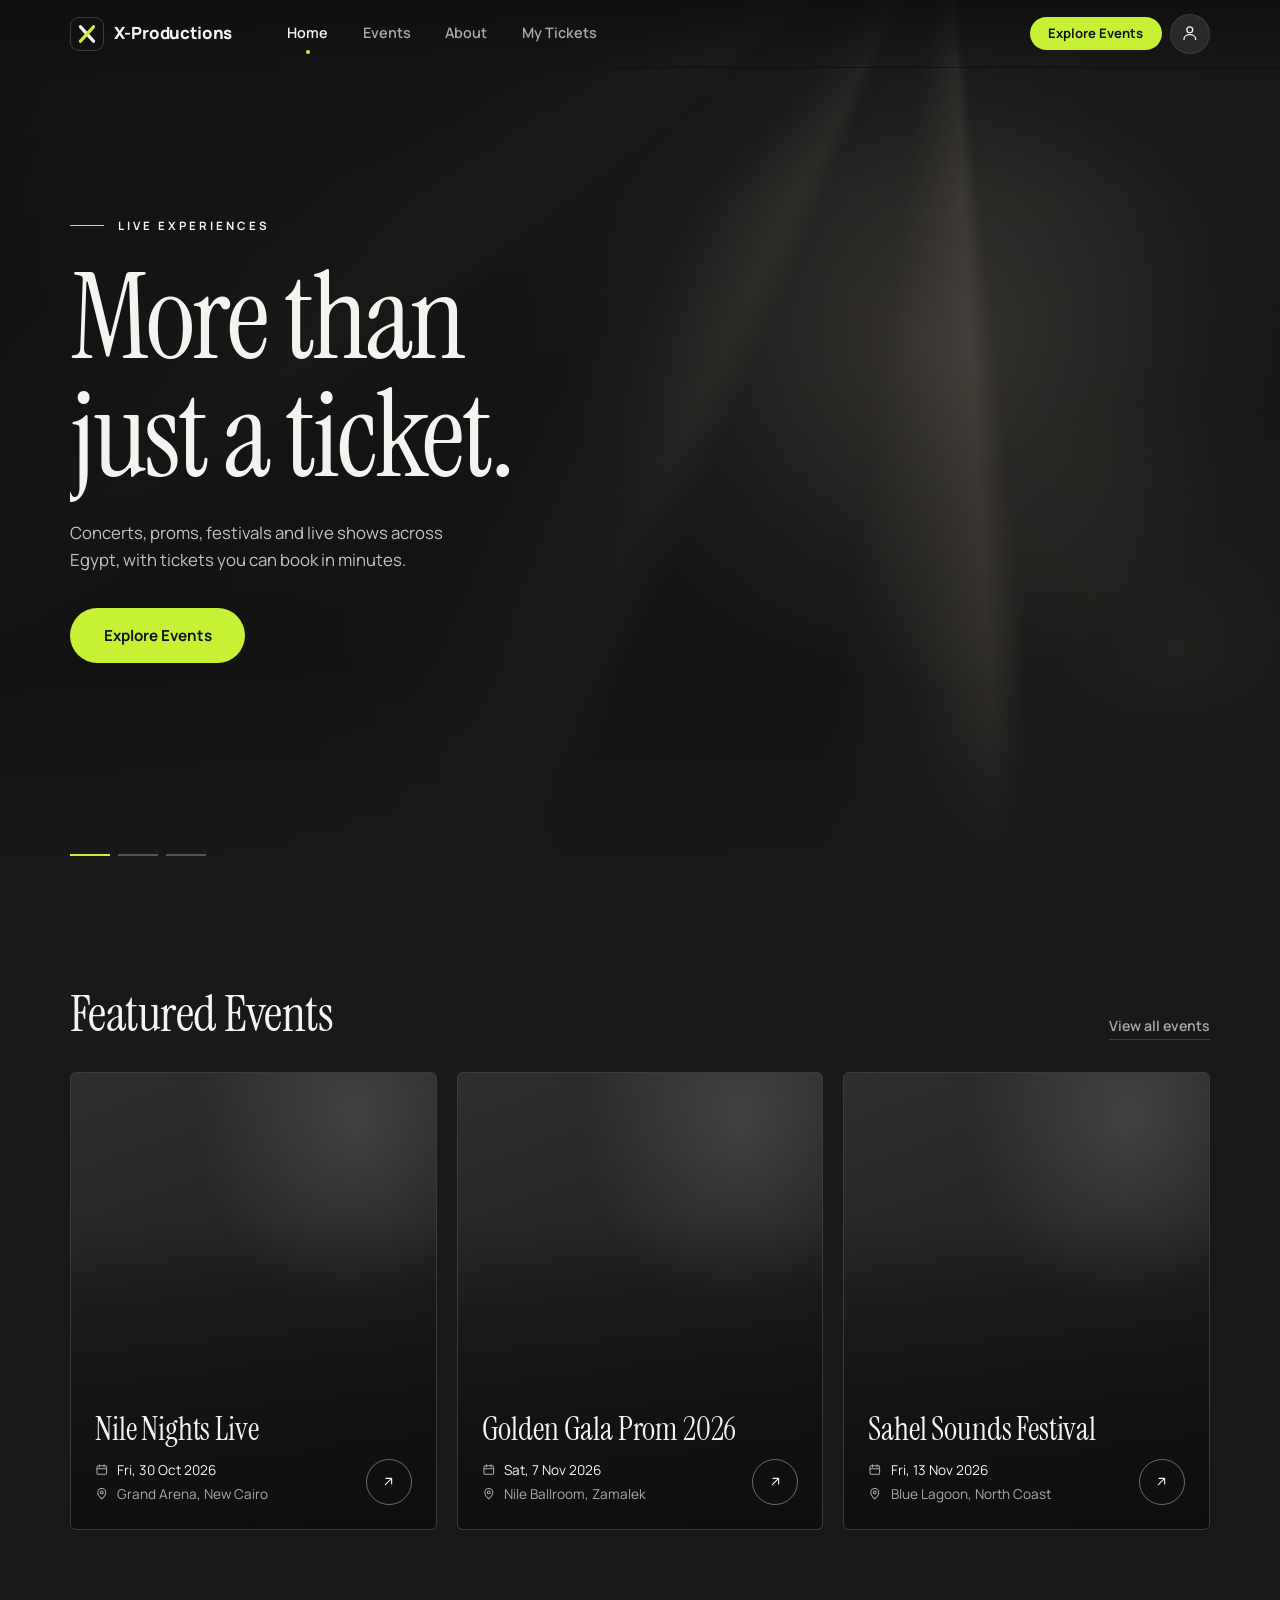
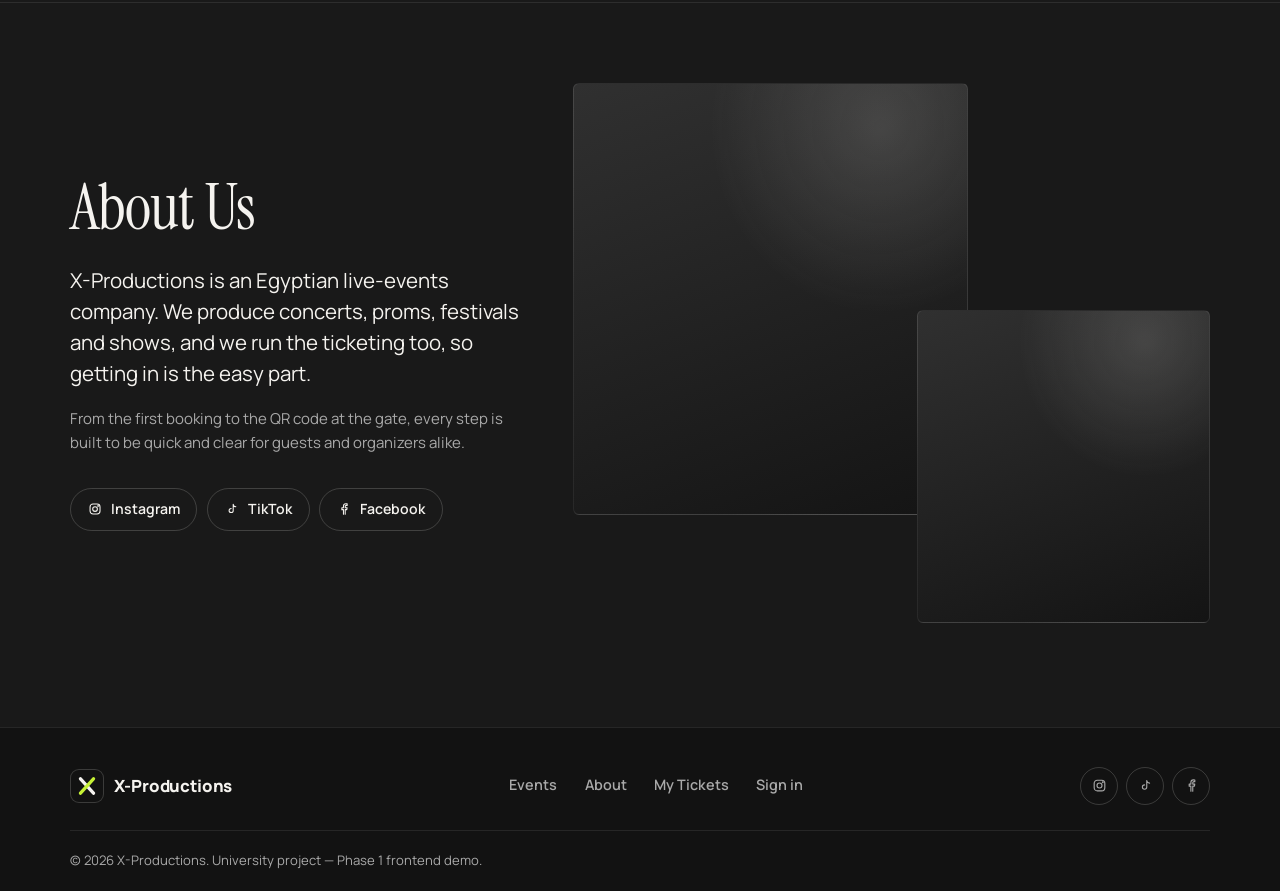
<file: index.html>
<!DOCTYPE html>
<html lang="en">
<head>
  <meta charset="utf-8">
  <meta name="viewport" content="width=device-width, initial-scale=1">
  <title>X-Productions — Tickets for every event</title>
  <meta name="description" content="X-Productions: live concerts, proms, festivals and shows across Egypt, with tickets you can book in minutes.">

  <!-- Fonts: Instrument Serif (headlines) + Manrope (body/UI) from Google Fonts -->
  <link rel="preconnect" href="https://fonts.googleapis.com">
  <link rel="preconnect" href="https://fonts.gstatic.com" crossorigin>
  <link rel="stylesheet" href="https://fonts.googleapis.com/css2?family=Instrument+Serif:ital@0;1&family=Manrope:wght@400;500;600;700;800&display=swap">

  <link rel="stylesheet" href="css/global.css">
  <link rel="stylesheet" href="css/home.css">
</head>
<body class="page-home" data-page="home" data-root="">

  <!-- Navbar + mobile menu are built by js/main.js -->
  <div id="site-header"></div>

  <main id="main">

    <!-- ===== Cinematic hero ===== -->
    <section class="hero" aria-label="Welcome">
      <div class="hero__scene"></div>
      <div class="hero__slide is-active">
        <img data-fallback src="https://images.unsplash.com/photo-1470229722913-7c0e2dbbafd3?auto=format&fit=crop&w=2200&q=75" alt="Crowd at a live concert under warm stage lights" fetchpriority="high">
      </div>
      <div class="hero__slide">
        <img data-fallback src="https://images.unsplash.com/photo-1459749411175-04bf5292ceea?auto=format&fit=crop&w=2200&q=75" alt="Fans with their hands in the air at a night show" loading="lazy">
      </div>
      <div class="hero__slide">
        <img data-fallback src="https://images.unsplash.com/photo-1501386761578-eac5c94b800a?auto=format&fit=crop&w=2200&q=75" alt="Festival crowd at golden hour" loading="lazy">
      </div>

      <div class="hero__content">
        <div class="container">
          <div class="hero__eyebrow hero__fade">LIVE EXPERIENCES</div>
          <h1 class="hero__title">
            <span class="hero__line"><span>More than</span></span>
            <span class="hero__line"><span>just a ticket.</span></span>
          </h1>
          <p class="hero__text hero__fade">Concerts, proms, festivals and live shows across Egypt, with tickets you can book in minutes.</p>
          <a class="hero__cta hero__fade" href="pages/events.html">Explore Events</a>
        </div>
      </div>

      <div class="hero__dots-wrap">
        <div class="container">
          <div class="hero__dots" role="group" aria-label="Hero images">
            <button type="button" aria-label="Show image 1"><i></i></button>
            <button type="button" aria-label="Show image 2"><i></i></button>
            <button type="button" aria-label="Show image 3"><i></i></button>
          </div>
        </div>
      </div>
    </section>

    <!-- ===== Featured events (rendered by js/home.js from js/data.js) ===== -->
    <section class="featured" id="featured" aria-labelledby="featuredTitle">
      <div class="container">
        <div class="featured__head">
          <h2 class="featured__title" id="featuredTitle">Featured Events</h2>
          <a class="featured__all" href="pages/events.html">View all events</a>
        </div>
        <div class="featured__grid" id="featuredGrid"></div>
      </div>
    </section>

    <!-- ===== About us ===== -->
    <section class="about" id="about" aria-labelledby="aboutTitle">
      <div class="container about__grid">
        <div>
          <h2 class="about__title" id="aboutTitle">About Us</h2>
          <p class="about__lead">X-Productions is an Egyptian live-events company. We produce concerts, proms, festivals and shows, and we run the ticketing too, so getting in is the easy part.</p>
          <p class="about__text">From the first booking to the QR code at the gate, every step is built to be quick and clear for guests and organizers alike.</p>
          <div class="about__social">
            <!-- Placeholder links: replace "#about" with the real social media pages -->
            <a href="#about"><span data-icon="instagram"></span>Instagram</a>
            <a href="#about"><span data-icon="tiktok"></span>TikTok</a>
            <a href="#about"><span data-icon="facebook"></span>Facebook</a>
          </div>
        </div>
        <div class="about__photos">
          <div class="poster about__photo about__photo--main">
            <img class="poster__img" data-fallback loading="lazy" alt="Band performing on a lit stage" src="https://images.unsplash.com/photo-1540039155733-5bb30b53aa14?auto=format&fit=crop&w=1200&q=70">
          </div>
          <div class="poster about__photo about__photo--accent">
            <img class="poster__img" data-fallback loading="lazy" alt="Lights and confetti over a festival crowd" src="https://images.unsplash.com/photo-1429962714451-bb934ecdc4ec?auto=format&fit=crop&w=1000&q=70">
          </div>
        </div>
      </div>
    </section>

  </main>

  <!-- Footer is built by js/main.js -->
  <div id="site-footer"></div>

  <!-- Order matters: data first, then shared UI, then this page -->
  <script src="js/data.js"></script>
  <script src="js/main.js"></script>
  <script src="js/home.js"></script>
</body>
</html>
</file>
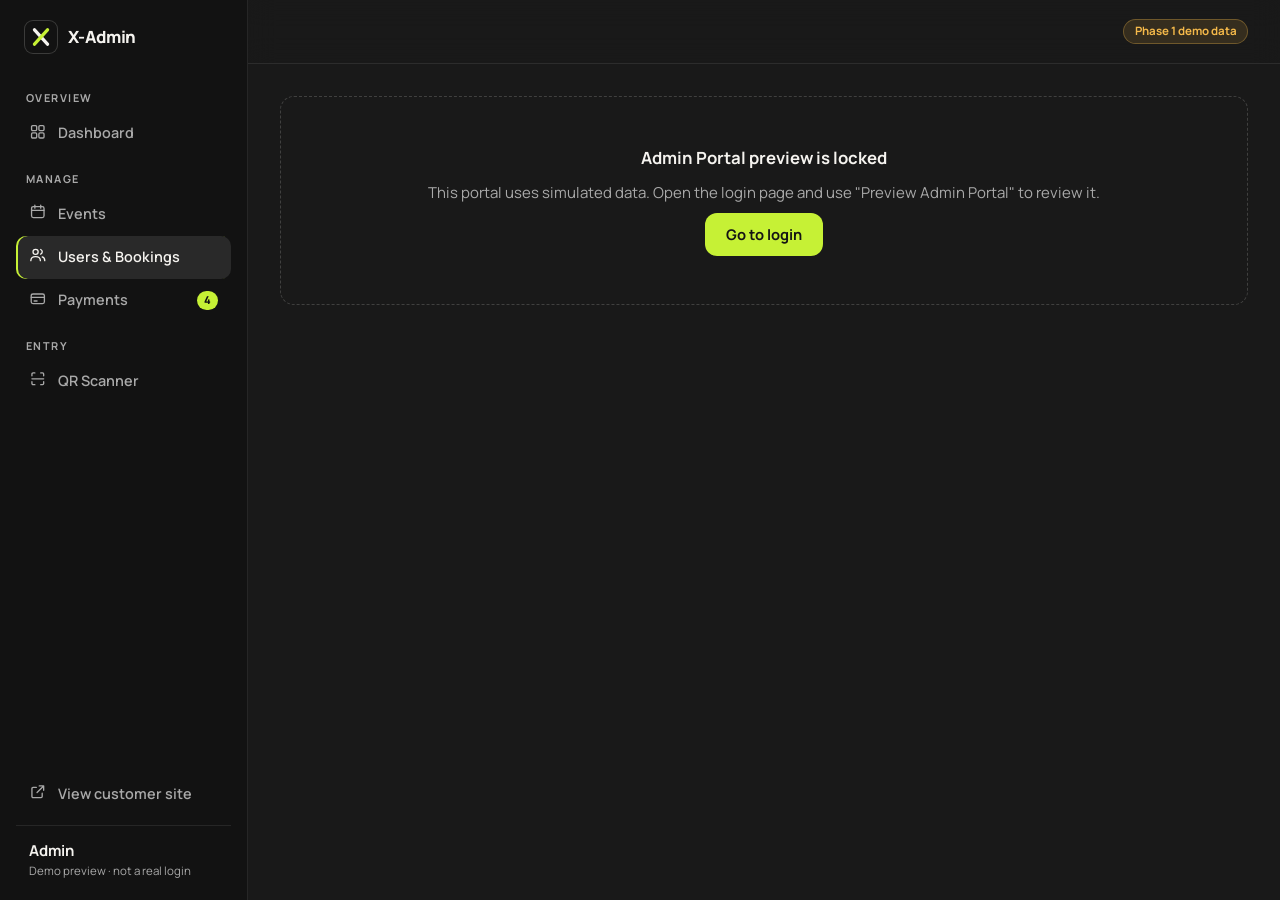
<file: bookings.html>
<!DOCTYPE html>
<html lang="en">
<head>
  <meta charset="utf-8">
  <meta name="viewport" content="width=device-width, initial-scale=1">
  <title>Users &amp; Bookings — X-Productions Admin</title>
  <link rel="preconnect" href="https://fonts.googleapis.com">
  <link rel="preconnect" href="https://fonts.gstatic.com" crossorigin>
  <link rel="stylesheet" href="https://fonts.googleapis.com/css2?family=Instrument+Serif:ital@0;1&family=Manrope:wght@400;500;600;700;800&display=swap">
  <link rel="stylesheet" href="../css/global.css">
  <link rel="stylesheet" href="../css/admin.css">
</head>
<body class="admin-page" data-page="bookings" data-root="../">

  <div class="admin">
    <aside class="admin__sidebar" id="adminSidebar"></aside>
    <div class="admin-scrim" id="adminScrim"></div>
    <div class="admin__body">
      <header class="admin__top" id="adminTopbar"></header>

      <main class="admin__main" id="main">
        <h1 class="admin-title">Users &amp; Bookings</h1>
        <p class="admin-sub">Every booking with its customer, event, tickets and status. Customers' bookings appear here as soon as they submit payment proof.</p>

        <div class="toolbar">
          <div class="field"><label class="sr-only" for="bookingSearch">Search bookings</label>
            <input class="field__input" id="bookingSearch" type="search" placeholder="Search by code, customer, email or event" autocomplete="off"></div>
          <div class="field"><label class="sr-only" for="statusFilter">Status</label>
            <select class="field__input" id="statusFilter">
              <option value="">All statuses</option>
              <option value="pending">Pending Approval</option>
              <option value="approved">Approved</option>
              <option value="rejected">Rejected</option>
            </select></div>
          <div class="field"><label class="sr-only" for="eventFilter">Event</label>
            <select class="field__input" id="eventFilter"><option value="">All events</option></select></div>
          <span class="toolbar__count" id="bookingCount" aria-live="polite"></span>
        </div>

        <div class="table-wrap">
          <table class="table">
            <thead><tr><th>Booking</th><th>Customer</th><th>Event</th><th>Tickets</th><th>Total</th><th>Status</th><th>Date</th></tr></thead>
            <tbody id="bookingRows"></tbody>
          </table>
        </div>
      </main>
    </div>
  </div>

  <script src="../js/data.js"></script>
  <script src="../js/main.js"></script>
  <script src="../js/admin.js"></script>
  <script src="../js/payment.js"></script>
</body>
</html>
</file>
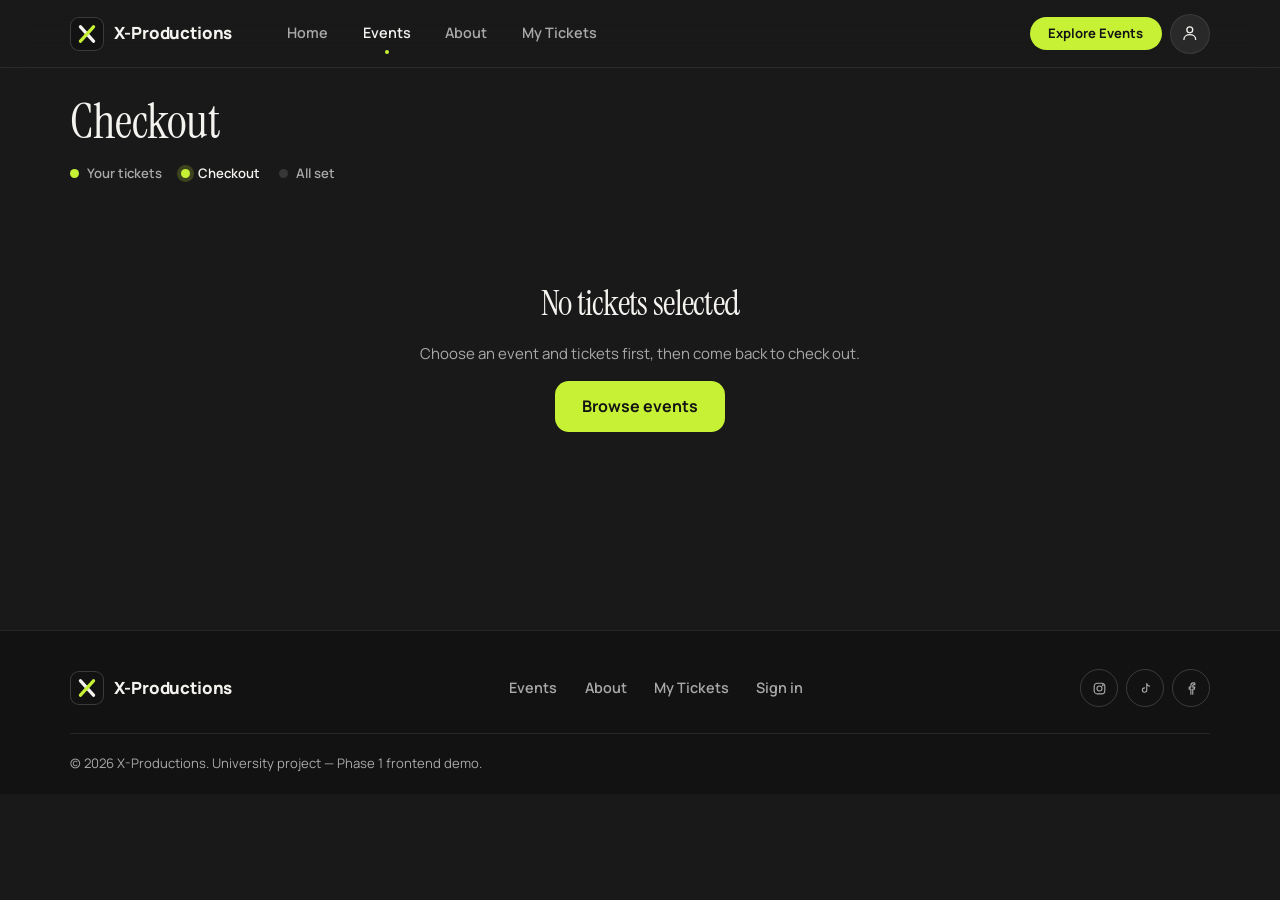
<file: checkout.html>
<!DOCTYPE html>
<html lang="en">
<head>
  <meta charset="utf-8">
  <meta name="viewport" content="width=device-width, initial-scale=1">
  <title>Checkout — X-Productions</title>
  <link rel="preconnect" href="https://fonts.googleapis.com">
  <link rel="preconnect" href="https://fonts.gstatic.com" crossorigin>
  <link rel="stylesheet" href="https://fonts.googleapis.com/css2?family=Instrument+Serif:ital@0;1&family=Manrope:wght@400;500;600;700;800&display=swap">
  <link rel="stylesheet" href="../css/global.css">
  <link rel="stylesheet" href="../css/booking.css">
</head>
<body data-page="events" data-root="../">

  <div id="site-header"></div>

  <main id="main" class="page-narrow">
    <div class="container">
      <h1 class="booking__title">Checkout</h1>
      <ol class="steps" aria-label="Booking steps">
        <li class="steps__item steps__item--done">Your tickets</li><li class="steps__item steps__item--on">Checkout</li><li class="steps__item">All set</li>
      </ol>

      <!-- Shown when there is nothing to pay for (js/payment.js decides) -->
      <div class="gate" id="checkoutEmpty" hidden>
        <h2>No tickets selected</h2>
        <p>Choose an event and tickets first, then come back to check out.</p>
        <a class="btn btn--primary btn--lg" href="events.html">Browse events</a>
      </div>

      <div class="booking" id="checkoutGrid" hidden>
        <div class="checkout-steps">

          <!-- Step 1: pay externally -->
          <section class="card step" aria-labelledby="payTitle">
            <h2 class="step__title" id="payTitle"><span class="step__num">1</span>Pay with InstaPay</h2>
            <p class="step__text">Pay <b id="payAmount"></b> using InstaPay. The payment page opens in a new tab — complete it there, then come back here.</p>
            <button class="btn btn--primary btn--lg" id="payBtn" type="button">Pay with InstaPay<span data-icon="external"></span></button>
            <p class="step__status" id="payMsg" role="status"></p>
          </section>

          <!-- Step 2: upload the screenshot of the payment -->
          <section class="card step" aria-labelledby="uploadTitle">
            <h2 class="step__title" id="uploadTitle"><span class="step__num">2</span>Upload your payment screenshot</h2>
            <p class="step__text">After paying, choose a screenshot of the payment confirmation from your device (PNG, JPG or WebP, up to 5 MB).</p>

            <div class="upload" id="upload">
              <input class="upload__input" id="proofInput" type="file" accept="image/png,image/jpeg,image/webp" aria-describedby="proofError">
              <label class="upload__drop" for="proofInput">
                <span data-icon="upload"></span>
                <span><b>Choose a screenshot</b><small>Click to browse your files</small></span>
              </label>
              <div class="upload__preview" id="proofPreview" hidden>
                <img id="proofImg" alt="Selected payment screenshot">
                <div class="upload__meta">
                  <b id="proofName"></b>
                  <small id="proofSize"></small>
                  <div class="upload__actions">
                    <label for="proofInput">Replace</label>
                    <button type="button" id="proofRemove">Remove</button>
                  </div>
                </div>
              </div>
              <p class="field__error" id="proofError" role="alert"></p>
            </div>

            <button class="btn btn--primary btn--lg" id="submitProof" type="button" disabled>Submit payment proof</button>
            <p class="step__note">Phase 1 demo: the screenshot is only shown in your browser. It is not uploaded to a server, and after you submit, the booking is marked <b>Pending Approval</b> in this demo.</p>
          </section>
        </div>

        <aside class="summary card" aria-label="Order summary">
          <div class="summary__event" id="coEvent"></div>
          <div class="summary__lines" id="coLines"></div>
          <div class="summary__total"><span>Total</span><b id="coTotal"></b></div>
          <p class="summary__meta" id="coCustomer"></p>
          <a class="summary__link" href="booking.html" id="coEdit">Change tickets</a>
        </aside>
      </div>
    </div>
  </main>

  <div id="site-footer"></div>

  <script src="../js/data.js"></script>
  <script src="../js/main.js"></script>
  <script src="../js/payment.js"></script>
</body>
</html>
</file>
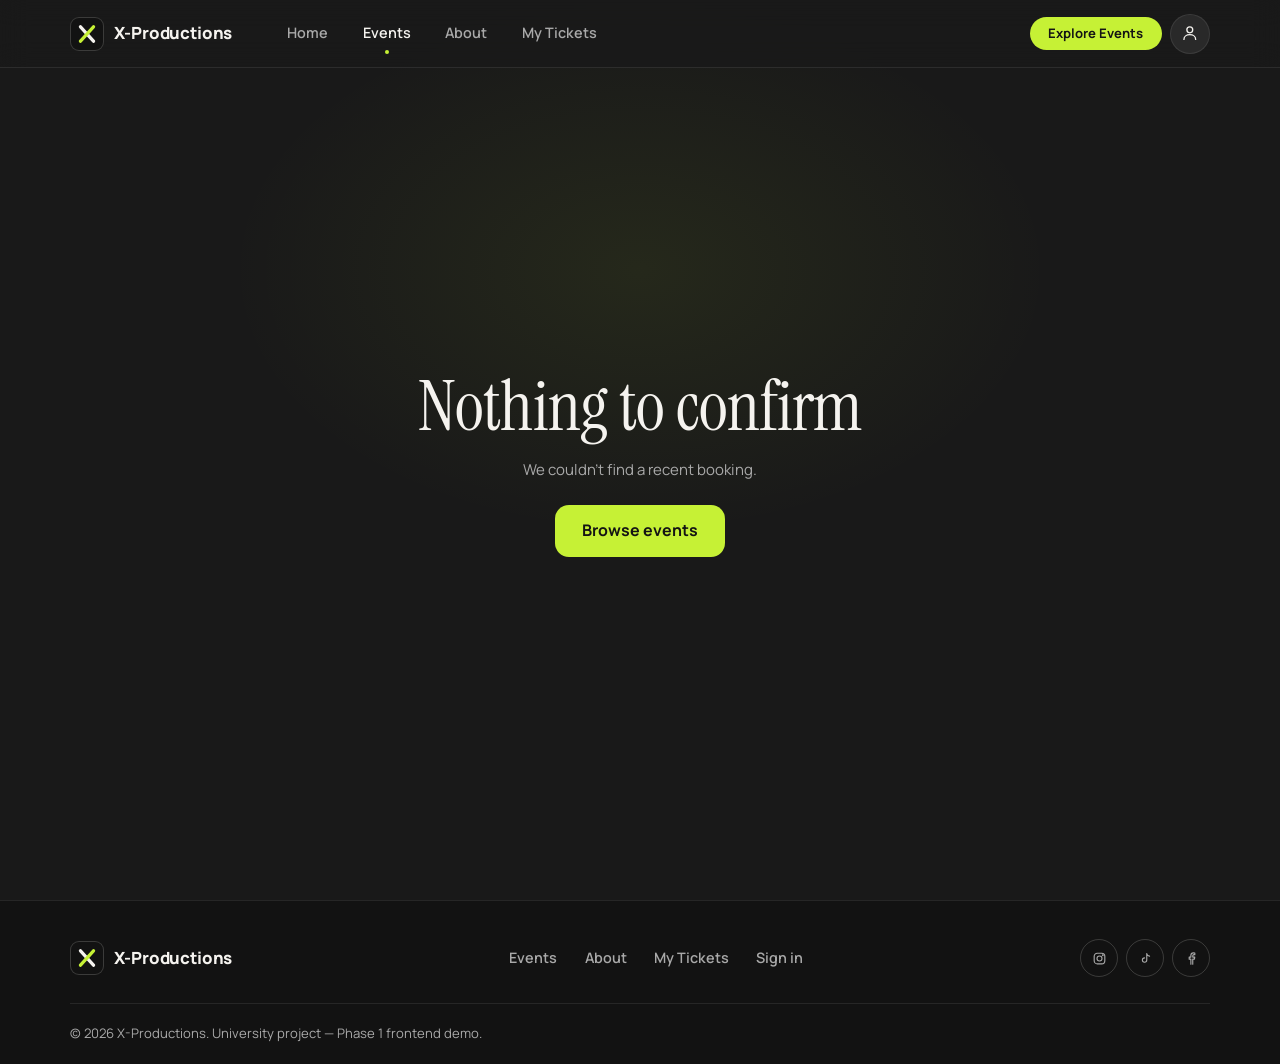
<file: confirmation.html>
<!DOCTYPE html>
<html lang="en">
<head>
  <meta charset="utf-8">
  <meta name="viewport" content="width=device-width, initial-scale=1">
  <title>You're all set — X-Productions</title>
  <link rel="preconnect" href="https://fonts.googleapis.com">
  <link rel="preconnect" href="https://fonts.gstatic.com" crossorigin>
  <link rel="stylesheet" href="https://fonts.googleapis.com/css2?family=Instrument+Serif:ital@0;1&family=Manrope:wght@400;500;600;700;800&display=swap">
  <link rel="stylesheet" href="../css/global.css">
  <link rel="stylesheet" href="../css/booking.css">
</head>
<body data-page="events" data-root="../">

  <div id="site-header"></div>

  <!-- Filled by js/payment.js from the booking that was just submitted -->
  <main id="main" class="confirm">
    <div class="container" id="confirmation"></div>
  </main>

  <div id="site-footer"></div>

  <script src="../js/data.js"></script>
  <script src="../js/main.js"></script>
  <script src="../js/payment.js"></script>
</body>
</html>
</file>
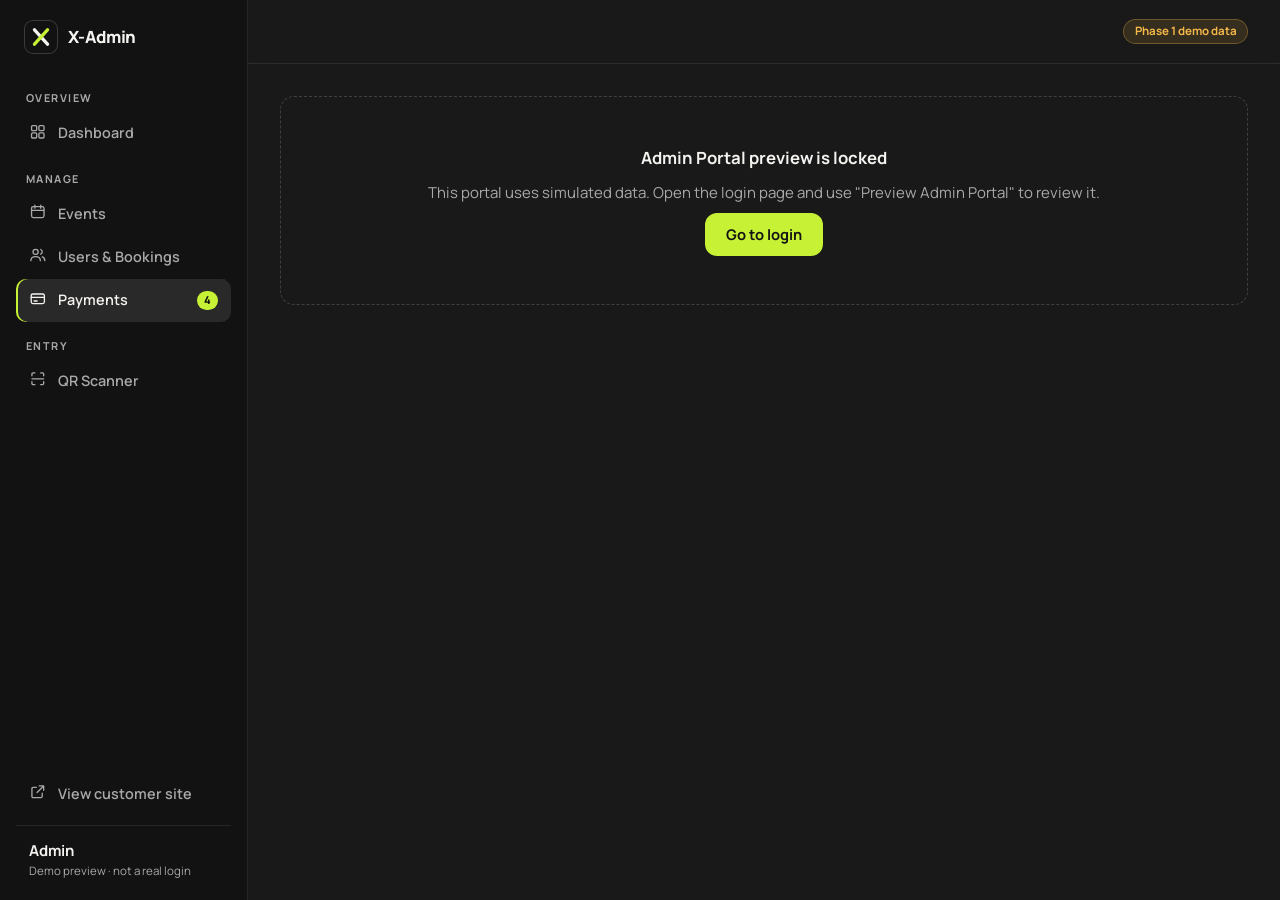
<file: payments.html>
<!DOCTYPE html>
<html lang="en">
<head>
  <meta charset="utf-8">
  <meta name="viewport" content="width=device-width, initial-scale=1">
  <title>Payments — X-Productions Admin</title>
  <link rel="preconnect" href="https://fonts.googleapis.com">
  <link rel="preconnect" href="https://fonts.gstatic.com" crossorigin>
  <link rel="stylesheet" href="https://fonts.googleapis.com/css2?family=Instrument+Serif:ital@0;1&family=Manrope:wght@400;500;600;700;800&display=swap">
  <link rel="stylesheet" href="../css/global.css">
  <link rel="stylesheet" href="../css/admin.css">
</head>
<body class="admin-page" data-page="payments" data-root="../">

  <div class="admin">
    <aside class="admin__sidebar" id="adminSidebar"></aside>
    <div class="admin-scrim" id="adminScrim"></div>
    <div class="admin__body">
      <header class="admin__top" id="adminTopbar"></header>

      <main class="admin__main" id="main">
        <h1 class="admin-title">Payments</h1>
        <p class="admin-sub">Review the payment screenshots customers submitted after paying with InstaPay.</p>
        <p class="demo-note"><b>Demo only:</b> Approve and Reject just change a status in this browser. Nothing here verifies a real bank or InstaPay transaction, and screenshots are not stored in Phase 1 (a drawn stand-in is shown).</p>

        <div class="section-head"><h2>Pending payments</h2><span id="pendingCount"></span></div>
        <div class="pay-list" id="paymentList"></div>

        <div class="section-head"><h2>Reviewed</h2></div>
        <div class="table-wrap">
          <table class="table">
            <thead><tr><th>Booking</th><th>Customer</th><th>Event</th><th>Total</th><th>Result</th></tr></thead>
            <tbody id="reviewedList"></tbody>
          </table>
        </div>
      </main>
    </div>
  </div>

  <!-- Reject: ask for a reason that the customer will see on My Tickets -->
  <dialog class="dialog" id="rejectDialog" aria-labelledby="rejectTitle">
    <form id="rejectForm">
      <h2 id="rejectTitle">Reject payment</h2>
      <p>Booking <b id="rejectCode"></b>. The customer will see this reason.</p>
      <div class="field">
        <label class="field__label" for="rejectReason">Reason</label>
        <select class="field__input" id="rejectReason">
          <option>Amount doesn't match</option>
          <option>Screenshot unreadable</option>
          <option>Transfer not received</option>
          <option>Other</option>
        </select>
      </div>
      <div class="dialog__actions">
        <button class="btn btn--ghost" type="button" id="rejectCancel">Cancel</button>
        <button class="btn btn--bad" type="submit">Reject payment</button>
      </div>
    </form>
  </dialog>

  <script src="../js/data.js"></script>
  <script src="../js/main.js"></script>
  <script src="../js/admin.js"></script>
  <script src="../js/payment.js"></script>
</body>
</html>
</file>
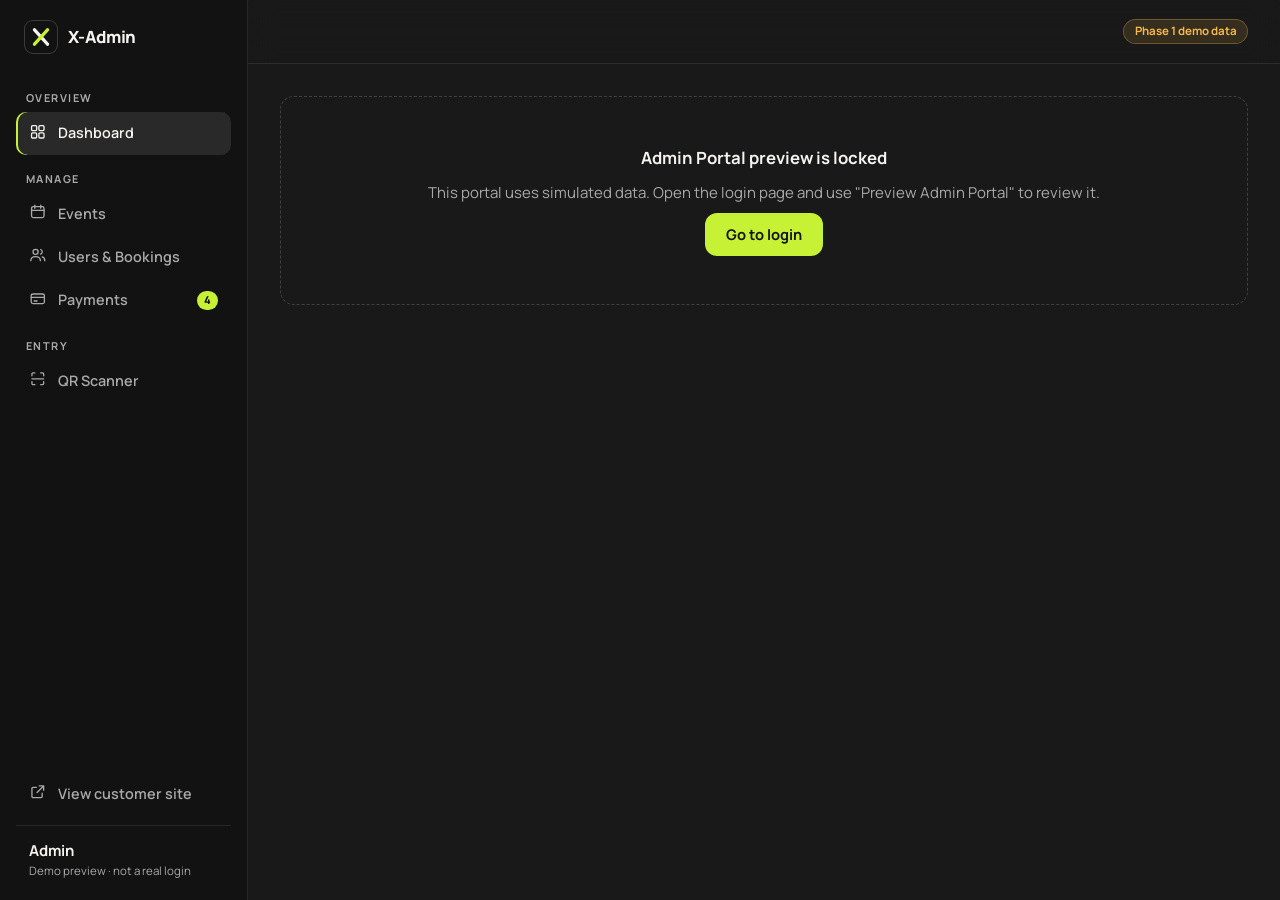
<file: pages/dashboard.html>
<!DOCTYPE html>
<html lang="en">
<head>
  <meta charset="utf-8">
  <meta name="viewport" content="width=device-width, initial-scale=1">
  <title>Dashboard — X-Productions Admin</title>
  <link rel="preconnect" href="https://fonts.googleapis.com">
  <link rel="preconnect" href="https://fonts.gstatic.com" crossorigin>
  <link rel="stylesheet" href="https://fonts.googleapis.com/css2?family=Instrument+Serif:ital@0;1&family=Manrope:wght@400;500;600;700;800&display=swap">
  <link rel="stylesheet" href="../css/global.css">
  <link rel="stylesheet" href="../css/admin.css">
</head>
<body class="admin-page" data-page="dashboard" data-root="../">

  <div class="admin">
    <aside class="admin__sidebar" id="adminSidebar"></aside>
    <div class="admin-scrim" id="adminScrim"></div>
    <div class="admin__body">
      <header class="admin__top" id="adminTopbar"></header>

      <main class="admin__main" id="main">
        <h1 class="admin-title">Dashboard</h1>
        <p class="admin-sub">An overview of events, bookings and revenue.</p>
        <p class="demo-note"><b>Demo data:</b> these numbers are calculated from the simulated bookings stored in this browser (including any you create while testing). They are not real sales figures.</p>

        <!-- Numbers and charts are drawn by js/admin.js -->
        <div class="stats" id="stats"></div>

        <div class="dash-grid">
          <section class="card" aria-labelledby="revTitle">
            <h2 class="card__title" id="revTitle">Revenue by event</h2>
            <p class="card__sub">Approved bookings only</p>
            <div class="bars" id="revenueChart"></div>
          </section>
          <section class="card" aria-labelledby="statTitle">
            <h2 class="card__title" id="statTitle">Bookings by status</h2>
            <p class="card__sub">All bookings</p>
            <div class="segbar" id="statusBar" role="img" aria-label="Share of bookings by status"></div>
            <ul class="legend" id="statusLegend"></ul>
          </section>
        </div>

        <div class="section-head"><h2>Latest bookings</h2><a class="muted" href="bookings.html">View all</a></div>
        <div class="table-wrap">
          <table class="table">
            <thead><tr><th>Booking</th><th>Customer</th><th>Event</th><th>Total</th><th>Status</th></tr></thead>
            <tbody id="latestRows"></tbody>
          </table>
        </div>
      </main>
    </div>
  </div>

  <script src="../js/data.js"></script>
  <script src="../js/main.js"></script>
  <script src="../js/admin.js"></script>
</body>
</html>
</file>
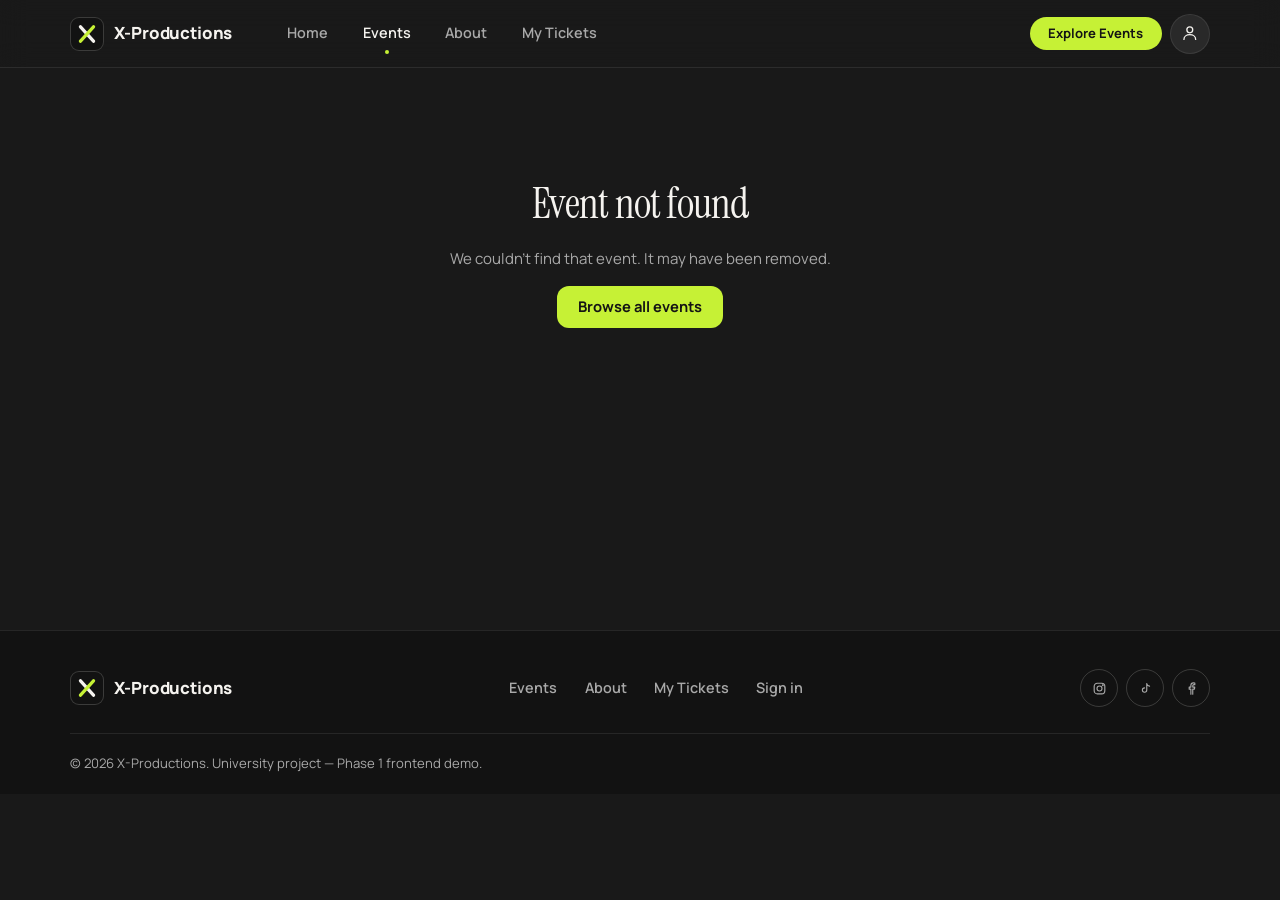
<file: pages/event-details.html>
<!DOCTYPE html>
<html lang="en">
<head>
  <meta charset="utf-8">
  <meta name="viewport" content="width=device-width, initial-scale=1">
  <title>Event details — X-Productions</title>
  <link rel="preconnect" href="https://fonts.googleapis.com">
  <link rel="preconnect" href="https://fonts.gstatic.com" crossorigin>
  <link rel="stylesheet" href="https://fonts.googleapis.com/css2?family=Instrument+Serif:ital@0;1&family=Manrope:wght@400;500;600;700;800&display=swap">
  <link rel="stylesheet" href="../css/global.css">
  <link rel="stylesheet" href="../css/events.css">
</head>
<body data-page="events" data-root="../">

  <div id="site-header"></div>

  <!-- Filled by js/events.js using ?id=<event id> from the address bar -->
  <main id="main" class="page">
    <div class="container" id="eventDetails"></div>
  </main>

  <div id="site-footer"></div>

  <script src="../js/data.js"></script>
  <script src="../js/main.js"></script>
  <script src="../js/events.js"></script>
</body>
</html>
</file>
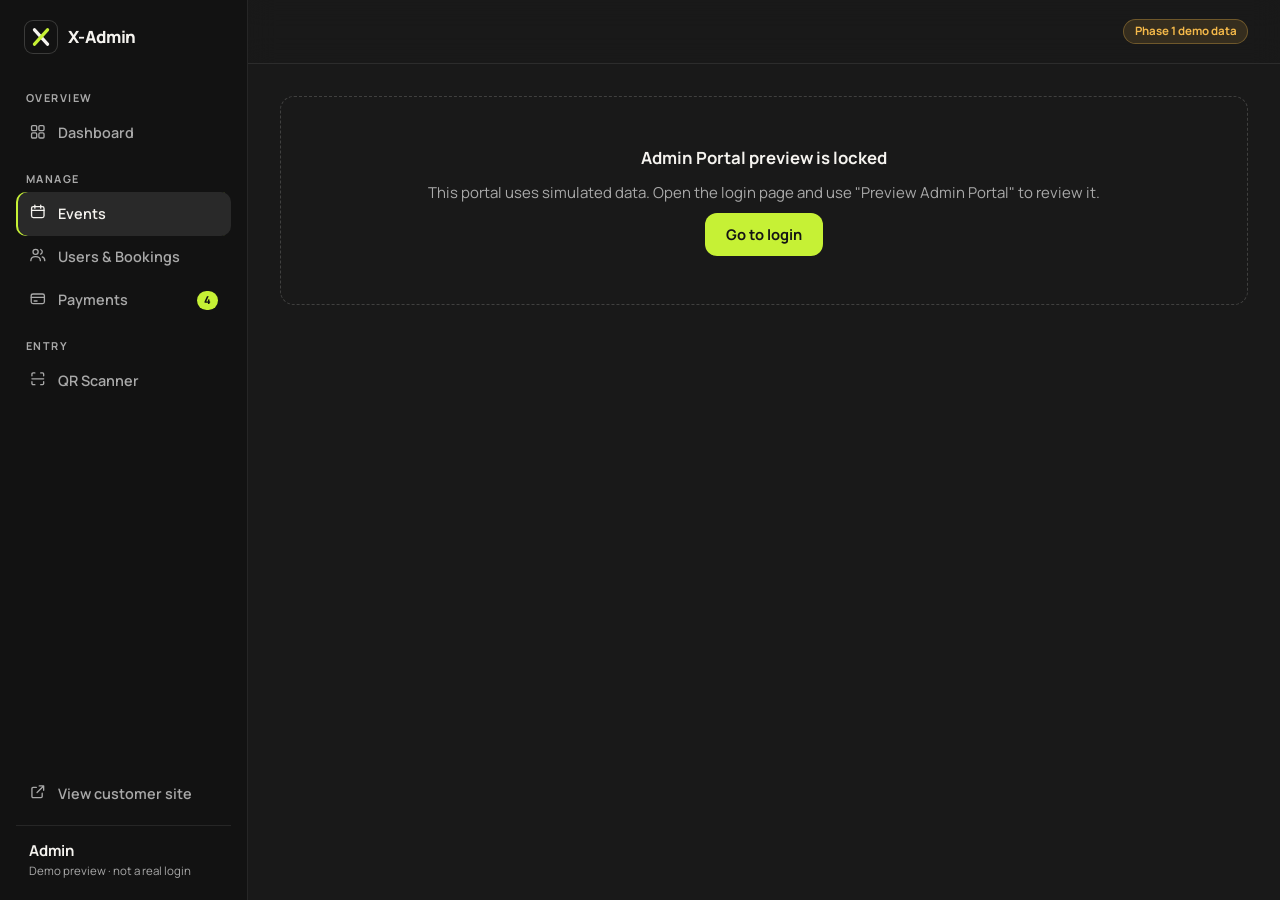
<file: pages/event.html>
<!DOCTYPE html>
<html lang="en">
<head>
  <meta charset="utf-8">
  <meta name="viewport" content="width=device-width, initial-scale=1">
  <title>Events — X-Productions Admin</title>
  <link rel="preconnect" href="https://fonts.googleapis.com">
  <link rel="preconnect" href="https://fonts.gstatic.com" crossorigin>
  <link rel="stylesheet" href="https://fonts.googleapis.com/css2?family=Instrument+Serif:ital@0;1&family=Manrope:wght@400;500;600;700;800&display=swap">
  <link rel="stylesheet" href="../css/global.css">
  <link rel="stylesheet" href="../css/admin.css">
</head>
<body class="admin-page" data-page="events" data-root="../">

  <div class="admin">
    <aside class="admin__sidebar" id="adminSidebar"></aside>
    <div class="admin-scrim" id="adminScrim"></div>
    <div class="admin__body">
      <header class="admin__top" id="adminTopbar"></header>

      <main class="admin__main" id="main">
        <div class="page-actions">
          <div>
            <h1 class="admin-title">Events</h1>
            <p class="admin-sub">Add, edit and remove events, change ticket categories and prices, and set whether an event is on sale. Changes appear on the customer site straight away.</p>
          </div>
          <button class="btn btn--primary" id="addEvent" type="button">+ Add event</button>
        </div>
        <p class="demo-note"><b>Demo only:</b> edits are saved in this browser (no server). <button class="link-btn" id="resetEvents" type="button">Reset events to the original list</button></p>

        <div class="table-wrap">
          <table class="table">
            <thead><tr><th>Event</th><th>Date</th><th>Tickets</th><th>Availability</th><th>Actions</th></tr></thead>
            <tbody id="eventRows"></tbody>
          </table>
        </div>
      </main>
    </div>
  </div>

  <!-- Add / edit event -->
  <dialog class="dialog dialog--wide" id="eventDialog" aria-labelledby="eventDialogTitle">
    <form id="eventForm" novalidate>
      <h2 id="eventDialogTitle">Add event</h2>
      <div class="form-grid">
        <div class="field form-grid__full"><label class="field__label" for="fName">Event name</label>
          <input class="field__input" id="fName" name="name" type="text" placeholder="e.g. Nile Nights Live"></div>
        <div class="field"><label class="field__label" for="fArtist">Artist / organizer</label>
          <input class="field__input" id="fArtist" name="artist" type="text" placeholder="Who is performing?"></div>
        <div class="field"><label class="field__label" for="fCategory">Category</label>
          <select class="field__input" id="fCategory" name="category"></select></div>
        <div class="field"><label class="field__label" for="fDate">Date</label>
          <input class="field__input" id="fDate" name="date" type="date"></div>
        <div class="field"><label class="field__label" for="fTime">Start time</label>
          <input class="field__input" id="fTime" name="time" type="time" value="20:00"></div>
        <div class="field"><label class="field__label" for="fCity">City</label>
          <input class="field__input" id="fCity" name="city" type="text" placeholder="Cairo"></div>
        <div class="field"><label class="field__label" for="fVenue">Venue</label>
          <input class="field__input" id="fVenue" name="venue" type="text" placeholder="Grand Arena, New Cairo"></div>
        <div class="field form-grid__full"><label class="field__label" for="fDescription">Description</label>
          <textarea class="field__input" id="fDescription" name="description" rows="4" placeholder="Tell guests what to expect. Leave a blank line between paragraphs."></textarea></div>
        <div class="field form-grid__full"><label class="field__label" for="fImage">Image URL (optional)</label>
          <input class="field__input" id="fImage" name="image" type="text" placeholder="https://… or assets/images/my-poster.jpg"></div>
        <div class="field form-grid__full"><label class="field__label" for="fStatus">Availability</label>
          <select class="field__input" id="fStatus" name="status">
            <option value="on-sale">On sale</option>
            <option value="sold-out">Sold out</option>
            <option value="draft">Hidden (draft)</option>
          </select></div>
      </div>

      <fieldset class="tiers">
        <legend>Ticket categories</legend>
        <div id="tierRows"></div>
        <p class="tiers__hint">Name · Price (EGP) · Tickets available · Note</p>
        <button class="btn btn--ghost btn--sm" id="addTier" type="button">+ Add category</button>
      </fieldset>

      <p class="field__error" id="eventFormError" role="alert"></p>
      <div class="dialog__actions">
        <button class="btn btn--ghost" type="button" id="eventCancel">Cancel</button>
        <button class="btn btn--primary" type="submit">Save event</button>
      </div>
    </form>
  </dialog>

  <!-- Delete confirmation -->
  <dialog class="dialog" id="deleteDialog" aria-labelledby="deleteTitle">
    <form method="dialog" id="deleteForm">
      <h2 id="deleteTitle">Delete event?</h2>
      <p id="deleteText"></p>
      <div class="dialog__actions">
        <button class="btn btn--ghost" type="button" id="deleteCancel">Cancel</button>
        <button class="btn btn--bad" type="submit">Delete event</button>
      </div>
    </form>
  </dialog>

  <script src="../js/data.js"></script>
  <script src="../js/main.js"></script>
  <script src="../js/admin.js"></script>
</body>
</html>
</file>
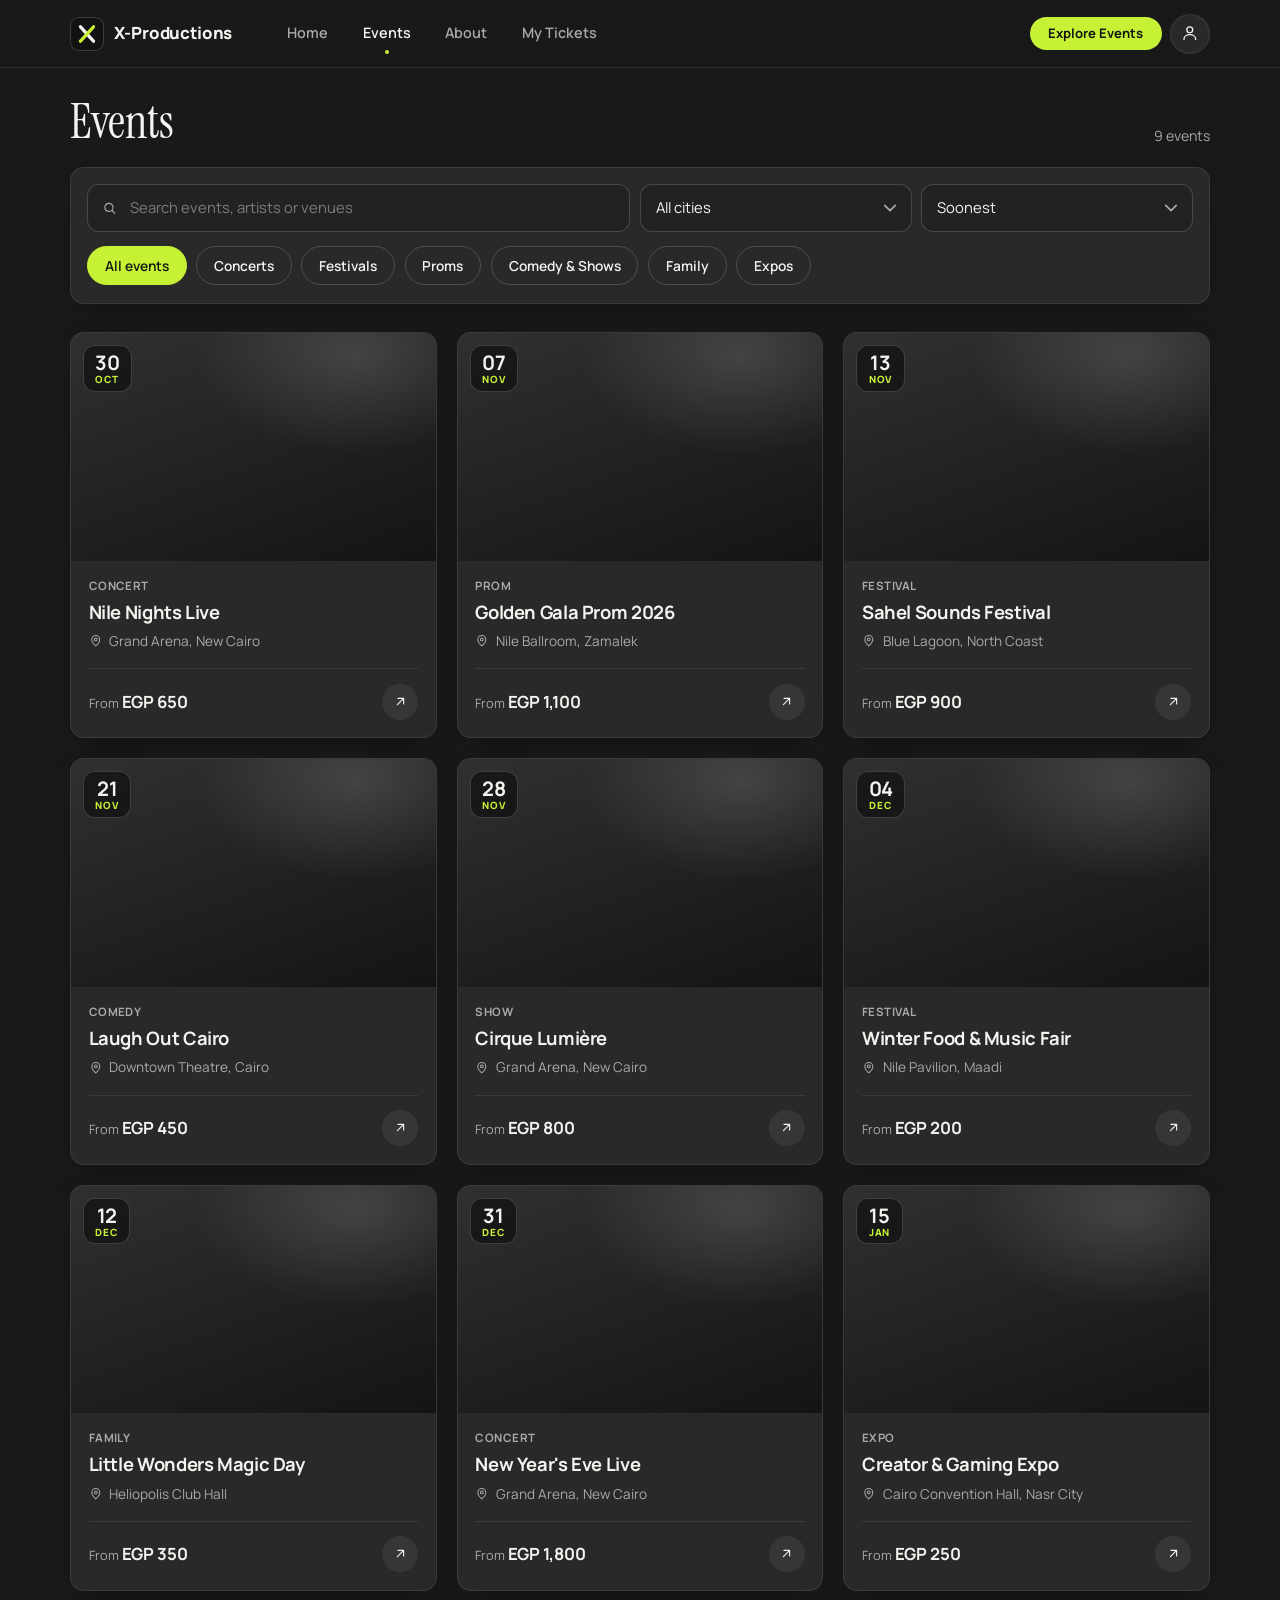
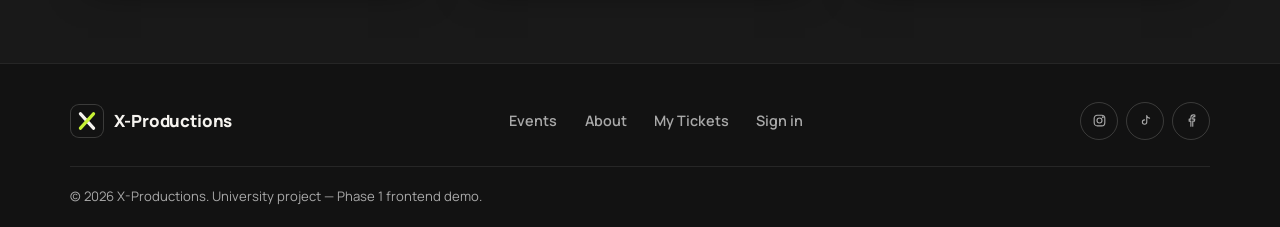
<file: pages/events.html>
<!DOCTYPE html>
<html lang="en">
<head>
  <meta charset="utf-8">
  <meta name="viewport" content="width=device-width, initial-scale=1">
  <title>Events — X-Productions</title>
  <link rel="preconnect" href="https://fonts.googleapis.com">
  <link rel="preconnect" href="https://fonts.gstatic.com" crossorigin>
  <link rel="stylesheet" href="https://fonts.googleapis.com/css2?family=Instrument+Serif:ital@0;1&family=Manrope:wght@400;500;600;700;800&display=swap">
  <link rel="stylesheet" href="../css/global.css">
  <link rel="stylesheet" href="../css/events.css">
</head>
<body data-page="events" data-root="../">

  <div id="site-header"></div>

  <main id="main" class="page">
    <div class="container">
      <div class="page__head">
        <h1 class="page__title">Events</h1>
        <p class="page__count" id="eventCount" aria-live="polite"></p>
      </div>

      <!-- Search, city filter, sorting and category filters (logic in js/events.js) -->
      <form class="filters card" id="filters" role="search" onsubmit="return false">
        <div class="filters__row">
          <div class="field filters__search">
            <label class="sr-only" for="searchInput">Search events</label>
            <span class="filters__search-icon" data-icon="search"></span>
            <input class="field__input" id="searchInput" type="search" placeholder="Search events, artists or venues" autocomplete="off">
          </div>
          <div class="field">
            <label class="sr-only" for="cityInput">City</label>
            <select class="field__input" id="cityInput"><option value="">All cities</option></select>
          </div>
          <div class="field">
            <label class="sr-only" for="sortInput">Sort by</label>
            <select class="field__input" id="sortInput">
              <option value="date">Soonest</option>
              <option value="price-asc">Price: low to high</option>
              <option value="price-desc">Price: high to low</option>
            </select>
          </div>
        </div>
        <div class="pills" id="categoryPills" role="group" aria-label="Filter by category"></div>
      </form>

      <div class="event-grid" id="eventGrid"></div>

      <div class="empty" id="emptyState" hidden>
        <h2 class="empty__title">No events found</h2>
        <p>Try a different search or clear the filters.</p>
        <button class="btn btn--ghost" id="clearFilters" type="button">Clear filters</button>
      </div>
    </div>
  </main>

  <div id="site-footer"></div>

  <script src="../js/data.js"></script>
  <script src="../js/main.js"></script>
  <script src="../js/events.js"></script>
</body>
</html>
</file>
<file: css/global.css>
/* =====================================================================
   X-PRODUCTIONS — GLOBAL STYLES  (Member 1 owns this file)
   Design tokens, base styles, buttons, forms, cards, navbar, footer.
   Every page loads this file first. Page-specific files (home.css,
   events.css, ...) only ADD to it — please do not redefine tokens there.
   ===================================================================== */

/* ---------- 1. Design tokens ---------- */
:root {
  /* Colours — Ink · Charcoal · Bone · Ash, with Electric Lime as a small accent */
  --bg: #191919;            /* main background */
  --bg-deep: #121212;       /* darker background: footer, wells */
  --surface: #292929;       /* cards and panels */
  --surface-dark: #222222;  /* inputs */
  --surface-light: #363636; /* hover states, tracks */
  --text: #F5F3EF;          /* main text */
  --text-muted: #A9A9A9;    /* secondary text */
  --lime: #C6F135;          /* Electric Lime — buttons, selected states, tiny indicators ONLY */
  --lime-hover: #D6F76A;
  --lime-tint: rgba(198, 241, 53, 0.12);
  --on-lime: #141414;       /* text that sits on lime */
  --line: rgba(245, 243, 239, 0.09);
  --line-strong: rgba(245, 243, 239, 0.18);

  /* Status colours (used for Approved / Pending / Rejected) */
  --ok: #4ADE9A;   --ok-tint: rgba(74, 222, 154, 0.13);
  --warn: #F5B94A; --warn-tint: rgba(245, 185, 74, 0.13);
  --bad: #F25C5C;  --bad-tint: rgba(242, 92, 92, 0.14);

  /* Typography */
  --font-body: "Manrope", system-ui, -apple-system, "Segoe UI", sans-serif;
  --font-display: "Instrument Serif", "Cormorant Garamond", Georgia, "Times New Roman", serif;

  /* Layout */
  --radius: 14px;
  --nav-height: 68px;
  --shadow: 0 14px 34px -18px rgba(0, 0, 0, 0.55);
}

/* ---------- 2. Base ---------- */
*, *::before, *::after { box-sizing: border-box; }

html { scroll-behavior: smooth; }

body {
  margin: 0;
  background: var(--bg);
  color: var(--text);
  font-family: var(--font-body);
  font-size: 15px;
  line-height: 1.55;
  overflow-x: hidden;
  -webkit-font-smoothing: antialiased;
}

h1, h2, h3, h4, h5, h6 {
  margin: 0;
  font-weight: 700;
  letter-spacing: -0.02em;
  color: var(--text);
}
p { margin: 0; }
a { color: inherit; text-decoration: none; }
img { display: block; max-width: 100%; }
button, input, select, textarea { font: inherit; color: inherit; }
button { cursor: pointer; }

::selection { background: var(--lime); color: var(--on-lime); }
:focus-visible { outline: 2px solid var(--lime); outline-offset: 3px; }

::-webkit-scrollbar { width: 10px; height: 10px; }
::-webkit-scrollbar-thumb { background: var(--surface-light); border-radius: 10px; }
::-webkit-scrollbar-track { background: var(--bg-deep); }

/* Page content container (centred, responsive width) */
.container {
  width: min(100% - 2rem, 1140px);
  margin-inline: auto;
}
@media (min-width: 1400px) {
  .container { width: min(100% - 2rem, 1320px); }
}

.sr-only {
  position: absolute; width: 1px; height: 1px; padding: 0; margin: -1px;
  overflow: hidden; clip: rect(0, 0, 0, 0); white-space: nowrap; border: 0;
}
.skip-link {
  position: fixed; left: 1rem; top: -4rem; z-index: 2000;
  background: var(--lime); color: var(--on-lime); padding: .6rem 1rem;
  border-radius: 10px; font-weight: 700; transition: top .2s;
}
.skip-link:focus { top: 1rem; }

/* Inline SVG icons (injected by main.js from data-icon attributes) */
.icon { width: 1em; height: 1em; flex: none; display: inline-block; vertical-align: -0.125em; }

/* ---------- 3. Buttons ---------- */
.btn {
  display: inline-flex; align-items: center; justify-content: center; gap: .5rem;
  padding: .7rem 1.25rem;
  border: 1px solid transparent; border-radius: 12px;
  font-size: .92rem; font-weight: 700; line-height: 1.2;
  transition: transform .2s, background .2s, border-color .2s, color .2s, box-shadow .2s;
}
.btn--primary { background: var(--lime); color: var(--on-lime); }
.btn--primary:hover {
  background: var(--lime-hover);
  transform: translateY(-1px);
  box-shadow: 0 10px 24px -10px rgba(198, 241, 53, 0.3);
}
.btn--ghost { background: transparent; border-color: var(--line-strong); color: var(--text); }
.btn--ghost:hover { border-color: var(--lime); color: var(--lime); }
.btn--sm { padding: .45rem .9rem; font-size: .82rem; border-radius: 10px; }
.btn--lg { padding: .95rem 1.6rem; font-size: 1rem; border-radius: 14px; }
.btn--pill { border-radius: 999px; padding-inline: 1.1rem; white-space: nowrap; }
.btn:disabled, .btn[aria-disabled="true"] {
  background: var(--surface-light); color: var(--text-muted);
  pointer-events: none; box-shadow: none; transform: none;
}

/* Round icon button (account, menu, close) */
.icon-btn {
  position: relative;
  width: 40px; height: 40px; border-radius: 50%;
  display: inline-grid; place-items: center;
  background: var(--surface); border: 1px solid var(--line); color: var(--text);
  font-size: 1.1rem;
  transition: border-color .2s, color .2s;
}
.icon-btn:hover { border-color: var(--lime); color: var(--lime); }

/* Small status chip */
.chip {
  display: inline-flex; align-items: center; gap: .35rem;
  padding: .28rem .65rem; border-radius: 999px;
  font-size: .72rem; font-weight: 700; line-height: 1.3; white-space: nowrap;
  background: rgba(245, 243, 239, 0.1); border: 1px solid var(--line); color: var(--text);
}
.chip--ok   { background: var(--ok-tint);   color: var(--ok);   border-color: rgba(74, 222, 154, .3); }
.chip--warn { background: var(--warn-tint); color: var(--warn); border-color: rgba(245, 185, 74, .3); }
.chip--bad  { background: var(--bad-tint);  color: var(--bad);  border-color: rgba(242, 92, 92, .3); }

/* ---------- 4. Cards and forms (shared by later pages) ---------- */
.card {
  background: var(--surface); border: 1px solid var(--line);
  border-radius: var(--radius); padding: 1.4rem; box-shadow: var(--shadow);
}

.field { display: grid; gap: .4rem; }
.field__label { font-size: .8rem; font-weight: 700; color: var(--text-muted); }
.field__input {
  width: 100%;
  background: var(--surface-dark); border: 1px solid var(--line-strong);
  border-radius: 12px; padding: .7rem .95rem; font-size: .93rem; color: var(--text);
}
.field__input::placeholder { color: #7c7c7c; }
.field__input:focus {
  outline: none; border-color: var(--lime);
  box-shadow: 0 0 0 4px rgba(198, 241, 53, 0.16);
}
.field__error { color: var(--bad); font-size: .82rem; min-height: 1.1em; }

/* Poster fallback: a dark gradient shows until (or if) the photograph loads */
.poster {
  position: relative; overflow: hidden; isolation: isolate;
  background: radial-gradient(70% 70% at 78% 10%, rgba(245, 243, 239, .14), transparent 62%),
              linear-gradient(160deg, #303030, #141414);
}
.poster__img {
  position: absolute; inset: 0; width: 100%; height: 100%; object-fit: cover;
  filter: sepia(.2) saturate(.9) contrast(1.05) brightness(.9);
  transition: transform 1.4s cubic-bezier(.2, .7, .2, 1);
}

/* ---------- 5. Navbar ---------- */
.navbar {
  position: fixed; inset: 0 0 auto 0; height: var(--nav-height); z-index: 1000;
  display: flex; align-items: center;
  background: rgba(25, 25, 25, 0.92);
  -webkit-backdrop-filter: blur(14px); backdrop-filter: blur(14px);
  border-bottom: 1px solid var(--line);
  transition: background .35s, border-color .35s;
}
/* On the homepage the bar is see-through over the hero until the user scrolls */
.page-home .navbar:not(.navbar--solid) {
  background: linear-gradient(180deg, rgba(14, 14, 14, .7), rgba(14, 14, 14, 0));
  border-color: transparent;
  -webkit-backdrop-filter: none; backdrop-filter: none;
}
.navbar__inner { display: flex; align-items: center; gap: 1rem; }

.brand { display: flex; align-items: center; gap: .65rem; }
.brand__mark {
  width: 34px; height: 34px; border-radius: 9px;
  background: var(--bg-deep); border: 1px solid var(--line-strong);
  display: grid; place-items: center;
}
.brand__name { font-weight: 800; font-size: 1.05rem; letter-spacing: -0.01em; white-space: nowrap; }

.navbar__links { display: none; gap: .25rem; margin-left: 1.5rem; }
.navbar__link {
  position: relative; padding: .5rem .95rem;
  font-weight: 600; font-size: .9rem; color: var(--text-muted);
  transition: color .2s;
}
.navbar__link:hover, .navbar__link[aria-current="page"] { color: var(--text); }
.navbar__link[aria-current="page"]::after {   /* small lime dot under the active page */
  content: ""; position: absolute; left: 50%; bottom: -1px;
  width: 4px; height: 4px; border-radius: 50%; background: var(--lime);
  transform: translateX(-50%);
}
.navbar__actions { margin-left: auto; display: flex; align-items: center; gap: .5rem; }
.navbar__cta { display: none; }
.navbar__menu-btn { display: inline-grid; }

@media (min-width: 576px) { .navbar__cta { display: inline-flex; } }
@media (min-width: 992px) {
  .navbar__links { display: flex; }
  .navbar__menu-btn { display: none; }
}

/* Mobile drawer */
.drawer-scrim {
  position: fixed; inset: 0; z-index: 1100; background: rgba(0, 0, 0, .6);
  opacity: 0; visibility: hidden; transition: opacity .3s, visibility .3s;
}
.drawer {
  position: fixed; top: 0; right: 0; bottom: 0; z-index: 1200;
  width: min(86vw, 360px); padding: 1.25rem 1.5rem 2rem;
  background: var(--surface); border-left: 1px solid var(--line);
  transform: translateX(100%); visibility: hidden;
  transition: transform .35s cubic-bezier(.2, .75, .2, 1), visibility .35s;
  display: flex; flex-direction: column; overflow-y: auto;
}
.drawer__head { display: flex; align-items: center; justify-content: space-between; margin-bottom: 1rem; }
.drawer__link {
  display: flex; justify-content: space-between; align-items: center;
  padding: 1rem 0; border-bottom: 1px solid var(--line);
  font-family: var(--font-display); font-size: 1.7rem;
}
.drawer__cta { margin-top: 1.75rem; width: 100%; }
body.drawer-open .drawer { transform: none; visibility: visible; }
body.drawer-open .drawer-scrim { opacity: 1; visibility: visible; }
body.drawer-open { overflow: hidden; }

/* ---------- 6. Footer ---------- */
.footer {
  border-top: 1px solid var(--line); background: var(--bg-deep);
  padding: 2.4rem 0 1.3rem;
}
.footer__row { display: flex; align-items: center; justify-content: space-between; gap: 1.5rem; flex-wrap: wrap; }
.footer__links { display: flex; gap: 1.7rem; flex-wrap: wrap; }
.footer__links a { color: var(--text-muted); font-size: .9rem; font-weight: 600; transition: color .2s; }
.footer__links a:hover { color: var(--text); }
.social { display: flex; gap: .5rem; }
.social a {
  width: 38px; height: 38px; border-radius: 50%;
  border: 1px solid var(--line-strong); display: grid; place-items: center;
  color: var(--text-muted); transition: border-color .25s, color .25s;
}
.social a:hover { border-color: var(--lime); color: var(--lime); }
.footer__bottom {
  display: flex; justify-content: space-between; gap: 1rem; flex-wrap: wrap;
  margin-top: 1.6rem; padding-top: 1.2rem; border-top: 1px solid var(--line);
  color: var(--text-muted); font-size: .82rem;
}

/* ---------- 7. Reduced motion ---------- */
@media (prefers-reduced-motion: reduce) {
  html { scroll-behavior: auto; }
  *, *::before, *::after { transition-duration: .01ms !important; animation-duration: .01ms !important; }
}
</file>
<file: css/home.css>
/* =====================================================================
   X-PRODUCTIONS — HOMEPAGE STYLES  (Member 1)
   Hero · Featured Events · About Us. Uses the tokens from global.css.
   ===================================================================== */

/* ---------- Hero ---------- */
.hero {
  position: relative; isolation: isolate; overflow: hidden;
  min-height: 100vh; min-height: 100svh;
  display: flex; align-items: center;
  background: var(--bg-deep);
}
/* Fallback "stage light" background shown if the photographs cannot load */
.hero__scene {
  position: absolute; inset: 0; z-index: 0;
  background:
    conic-gradient(from 168deg at 74% -12%, transparent 0 6deg, rgba(255, 236, 205, .11) 9deg, transparent 20deg 34deg, rgba(255, 236, 205, .08) 38deg, transparent 50deg 62deg, rgba(255, 236, 205, .07) 66deg, transparent 78deg),
    radial-gradient(40% 55% at 72% 38%, rgba(255, 236, 205, .16), transparent 70%),
    radial-gradient(30% 40% at 92% 72%, rgba(255, 236, 205, .08), transparent 70%),
    linear-gradient(180deg, #1e1e1e, #121212);
}
.hero__slide { position: absolute; inset: 0; z-index: 1; opacity: 0; transition: opacity 1.4s ease; }
.hero__slide.is-active { opacity: 1; }
.hero__slide img {
  width: 100%; height: 100%; object-fit: cover; object-position: center 40%;
  transform: scale(1.1);
  transition: transform 9s cubic-bezier(.2, .5, .3, 1);
  filter: sepia(.22) saturate(.95) contrast(1.06) brightness(.82);
}
.hero__slide.is-active img { transform: scale(1); }

/* Dark overlays: left-to-right for text legibility, bottom fade into the page */
.hero::before {
  content: ""; position: absolute; inset: 0; z-index: 2;
  background: linear-gradient(90deg, rgba(18, 18, 18, .9) 0, rgba(18, 18, 18, .62) 38%, rgba(18, 18, 18, .18) 78%, rgba(18, 18, 18, .3) 100%);
}
.hero::after {
  content: ""; position: absolute; inset: 0; z-index: 2; pointer-events: none;
  background: linear-gradient(0deg, var(--bg) 0, rgba(25, 25, 25, 0) 26%), linear-gradient(180deg, rgba(18, 18, 18, .5), transparent 22%);
}

.hero__content { position: relative; z-index: 3; width: 100%; padding: calc(var(--nav-height) + 2rem) 0 7.5rem; }
.hero__eyebrow {
  display: flex; align-items: center; gap: .85rem; margin-bottom: 1.5rem;
  font-size: .72rem; font-weight: 700; letter-spacing: .26em; color: var(--text);
}
.hero__eyebrow::before { content: ""; width: 34px; height: 1px; background: var(--lime); }
.hero__title {
  margin: 0 0 1.5rem;
  font: 400 clamp(3.5rem, 9.4vw, 8.8rem) / .98 var(--font-display);
  letter-spacing: -.025em;
}
.hero__line { display: block; overflow: hidden; padding-bottom: .1em; margin-bottom: -.1em; }
.hero__line > span { display: block; transform: translateY(108%); animation: hero-rise 1.15s cubic-bezier(.2, .75, .2, 1) forwards; }
.hero__line:nth-child(2) > span { animation-delay: .12s; }
.hero__text { max-width: 25rem; margin-bottom: 2.1rem; color: rgba(245, 243, 239, .78); font-size: 1.05rem; line-height: 1.65; }
.hero__fade { opacity: 0; animation: hero-up .9s .5s ease forwards; }
.hero__eyebrow.hero__fade { animation-delay: .05s; }
@keyframes hero-rise { to { transform: none; } }
@keyframes hero-up { from { opacity: 0; transform: translateY(12px); } to { opacity: 1; transform: none; } }

.hero__cta {
  display: inline-flex; align-items: center; gap: .6rem;
  padding: 1rem 2.1rem; border: 0; border-radius: 999px;
  background: var(--lime); color: var(--on-lime);
  font-size: .95rem; font-weight: 700;
  transition: transform .25s, box-shadow .25s, background .25s;
}
.hero__cta:hover { background: var(--lime-hover); transform: translateY(-2px); box-shadow: 0 12px 30px -12px rgba(198, 241, 53, .45); }

/* Slideshow progress indicators */
.hero__dots-wrap { position: absolute; z-index: 3; left: 0; right: 0; bottom: 2.2rem; }
.hero__dots { display: flex; gap: .5rem; }
.hero__dots button { position: relative; width: 40px; height: 20px; padding: 0; background: none; border: 0; }
.hero__dots button::before {
  content: ""; position: absolute; left: 0; right: 0; top: 50%; height: 2px; margin-top: -1px;
  background: rgba(245, 243, 239, .28);
}
.hero__dots i { position: absolute; left: 0; top: 50%; height: 2px; margin-top: -1px; width: 0; background: var(--lime); }
.hero__dots button.is-active i { animation: hero-progress 6.5s linear forwards; }
@keyframes hero-progress { to { width: 100%; } }

/* ---------- Featured events ---------- */
.featured { padding: 5.5rem 0 4.5rem; scroll-margin-top: var(--nav-height); }
.featured__head { display: flex; justify-content: space-between; align-items: baseline; gap: 1rem; margin-bottom: 2rem; }
.featured__title { font: 400 clamp(2.1rem, 4vw, 3.2rem) / 1 var(--font-display); letter-spacing: -.01em; }
.featured__all {
  color: var(--text-muted); font-size: .88rem; font-weight: 600;
  padding-bottom: 2px; border-bottom: 1px solid var(--line-strong); transition: color .2s, border-color .2s;
}
.featured__all:hover { color: var(--lime); border-color: var(--lime); }
.featured__grid { display: grid; grid-template-columns: repeat(3, 1fr); gap: 1.25rem; }

.tile {
  position: relative; display: block; isolation: isolate; overflow: hidden;
  aspect-ratio: 4 / 5; border-radius: 6px;
  background: var(--surface); border: 1px solid var(--line);
  transition: border-color .3s;
}
.tile:hover { border-color: rgba(245, 243, 239, .32); }
.tile__poster { position: absolute; inset: 0; z-index: 0; }
.tile:hover .poster__img { transform: scale(1.05); }
.tile__shade {
  position: absolute; inset: 0; z-index: 2;
  background: linear-gradient(0deg, rgba(14, 14, 14, .94) 0, rgba(14, 14, 14, .55) 38%, rgba(14, 14, 14, .06) 68%);
}
.tile__body {
  position: absolute; left: 0; right: 0; bottom: 0; z-index: 3; padding: 1.5rem;
  display: flex; justify-content: space-between; align-items: flex-end; gap: 1rem;
}
.tile__title { margin: 0 0 .8rem; font: 400 clamp(1.8rem, 2.5vw, 2.3rem) / 1.05 var(--font-display); letter-spacing: -.005em; }
.tile__meta { display: flex; align-items: center; gap: .55rem; font-size: .85rem; color: var(--text); }
.tile__meta .icon { color: var(--text-muted); font-size: .85rem; }
.tile__meta--venue { margin-top: .2rem; color: var(--text-muted); }
.tile__arrow {
  flex: none; width: 46px; height: 46px; border-radius: 50%;
  border: 1px solid rgba(245, 243, 239, .4); display: grid; place-items: center;
  transition: background .3s, border-color .3s, color .3s, transform .3s;
}
.tile:hover .tile__arrow { background: var(--lime); border-color: var(--lime); color: var(--on-lime); transform: rotate(45deg); }

/* ---------- About us ---------- */
.about { padding: 5rem 0 6.5rem; border-top: 1px solid var(--line); scroll-margin-top: var(--nav-height); }
.about__grid { display: grid; grid-template-columns: 5fr 7fr; gap: 3rem; align-items: center; }
.about__title { margin: 0 0 1.6rem; font: 400 clamp(2.4rem, 5vw, 4.1rem) / 1 var(--font-display); letter-spacing: -.015em; }
.about__lead { max-width: 30rem; font-size: 1.28rem; line-height: 1.5; }
.about__text { max-width: 28rem; margin: 1.2rem 0 2.1rem; color: var(--text-muted); }
.about__social { display: flex; gap: .6rem; flex-wrap: wrap; }
.about__social a {
  display: inline-flex; align-items: center; gap: .55rem;
  padding: .6rem 1.05rem; border: 1px solid var(--line-strong); border-radius: 999px;
  font-size: .88rem; font-weight: 600; transition: border-color .25s, color .25s;
}
.about__social a:hover { border-color: var(--lime); color: var(--lime); }

.about__photos { position: relative; min-height: 540px; }
.about__photo { position: absolute; border-radius: 6px; border: 1px solid var(--line); }
.about__photo--main { left: 0; top: 0; width: 62%; height: 80%; }
.about__photo--accent { right: 0; bottom: 0; width: 46%; height: 58%; }
.about__photo .poster__img { filter: grayscale(1) contrast(1.1) brightness(.82); }

/* ---------- Responsive ---------- */
@media (max-width: 991.98px) {
  .about__grid { grid-template-columns: 1fr; gap: 2.5rem; }
}
@media (max-width: 767.98px) {
  .featured__grid { grid-template-columns: 1fr; gap: 1rem; }
  .tile { aspect-ratio: 5 / 4; }
  .hero__content { padding-bottom: 6rem; }
  .about__photos { min-height: 380px; }
  .featured { padding: 4rem 0 3rem; }
  .about { padding: 3.5rem 0 4.5rem; }
}

@media (prefers-reduced-motion: reduce) {
  .hero__line > span, .hero__fade { animation: none; transform: none; opacity: 1; }
  .hero__slide img { transition: none; transform: none; }
  .hero__dots button.is-active i { animation: none; width: 100%; }
}
</file>
<file: css/admin.css>
/* =====================================================================
   X-PRODUCTIONS — ADMIN PORTAL STYLES
   Shell (sidebar, top bar, tables, toast, buttons) is shared by all admin
   pages. Payments + bookings styles are at the bottom (Member 4).
   Member 5 adds the dashboard / events / scanner styles in their own section.
   Uses tokens from global.css — same design language as the customer site.
   ===================================================================== */

/* ---------- Layout ---------- */
.admin-page { --side: 248px; }
.admin { min-height: 100vh; }
.admin__sidebar {
  position: fixed; inset: 0 auto 0 0; z-index: 1200; width: var(--side);
  display: flex; flex-direction: column; gap: .25rem; padding: 1.25rem 1rem;
  background: var(--bg-deep); border-right: 1px solid var(--line);
  transform: translateX(-100%); transition: transform .3s cubic-bezier(.2, .75, .2, 1); overflow-y: auto;
}
.admin__brand { padding: 0 .5rem; margin-bottom: 1rem; }
.admin__label { margin: 1rem .6rem .3rem; font-size: .68rem; font-weight: 700; letter-spacing: .14em; text-transform: uppercase; color: var(--text-muted); }
.admin__link {
  display: flex; align-items: center; gap: .75rem; padding: .65rem .8rem; border-radius: 10px;
  font-size: .9rem; font-weight: 600; color: var(--text-muted); transition: background .2s, color .2s;
}
.admin__link .icon { font-size: 1.1rem; }
.admin__link:hover { color: var(--text); background: var(--surface); }
.admin__link[aria-current="page"] { color: var(--text); background: var(--surface); box-shadow: inset 2px 0 0 var(--lime); }
.admin__badge { margin-left: auto; padding: 1px 7px; border-radius: 99px; background: var(--lime); color: var(--on-lime); font-size: .68rem; font-weight: 800; }
.admin__foot { margin-top: auto; padding-top: 1rem; display: grid; gap: .6rem; }
.admin__user { padding: .8rem .8rem 0; border-top: 1px solid var(--line); display: grid; }
.admin__user small { color: var(--text-muted); font-size: .72rem; }

.admin-scrim { position: fixed; inset: 0; z-index: 1100; background: rgba(0, 0, 0, .6); opacity: 0; visibility: hidden; transition: opacity .3s, visibility .3s; }
body.admin-nav-open .admin__sidebar { transform: none; }
body.admin-nav-open .admin-scrim { opacity: 1; visibility: visible; }

.admin__body { min-height: 100vh; }
.admin__top {
  position: sticky; top: 0; z-index: 900; height: 64px; display: flex; align-items: center; justify-content: space-between; gap: 1rem;
  padding: 0 1rem; background: rgba(25, 25, 25, .92); -webkit-backdrop-filter: blur(14px); backdrop-filter: blur(14px);
  border-bottom: 1px solid var(--line);
}
.admin__main { padding: 1.5rem 1rem 4rem; max-width: 1200px; }

@media (min-width: 992px) {
  .admin__sidebar { transform: none; }
  .admin__body { margin-left: var(--side); }
  .admin__burger { display: none; }
  .admin__top { padding: 0 2rem; justify-content: flex-end; }
  .admin__main { padding: 2rem 2rem 4rem; }
}

.admin-title { font: 400 clamp(2rem, 3.4vw, 2.6rem) / 1.05 var(--font-display); letter-spacing: -.01em; }
.admin-sub { margin: .4rem 0 1.5rem; color: var(--text-muted); max-width: 42rem; }
.muted { color: var(--text-muted); }
.mono { font-variant-numeric: tabular-nums; letter-spacing: .02em; }

.demo-note {
  margin-bottom: 1.5rem; padding: .8rem 1rem; border-radius: 12px; font-size: .85rem;
  background: var(--warn-tint); border: 1px solid rgba(245, 185, 74, .3); color: var(--text);
}
.empty-box { padding: 3rem 1rem; text-align: center; display: grid; gap: .6rem; justify-items: center; color: var(--text-muted); border: 1px dashed var(--line-strong); border-radius: var(--radius); }
.empty-box b { color: var(--text); font-size: 1.05rem; }

/* ---------- Buttons used by admin ---------- */
.btn--ok { background: var(--ok-tint); color: var(--ok); border-color: rgba(74, 222, 154, .35); }
.btn--ok:hover { background: var(--ok); color: var(--bg-deep); }
.btn--bad { background: var(--bad-tint); color: var(--bad); border-color: rgba(242, 92, 92, .35); }
.btn--bad:hover { background: var(--bad); color: var(--bg-deep); }

/* ---------- Toolbar + table ---------- */
.toolbar { display: grid; grid-template-columns: 1fr; gap: .6rem; margin-bottom: 1rem; }
@media (min-width: 768px) { .toolbar { grid-template-columns: 2fr 1fr 1fr auto; align-items: center; } }
.toolbar__count { color: var(--text-muted); font-size: .85rem; white-space: nowrap; }
select.field__input { appearance: none; padding-right: 2.2rem; cursor: pointer;
  background-image: url("data:image/svg+xml,%3csvg xmlns='http://www.w3.org/2000/svg' viewBox='0 0 16 16'%3e%3cpath fill='none' stroke='%23A9A9A9' stroke-linecap='round' stroke-linejoin='round' stroke-width='2' d='m2 5 6 6 6-6'/%3e%3c/svg%3e");
  background-repeat: no-repeat; background-position: right .85rem center; background-size: 14px; }
select.field__input option { background: var(--surface); color: var(--text); }

/* position: relative keeps visually-hidden (position:absolute) labels inside the scroll box, so they cannot widen the page on phones */
.table-wrap { position: relative; overflow-x: auto; border: 1px solid var(--line); border-radius: var(--radius); background: var(--surface); }
.table { width: 100%; border-collapse: collapse; font-size: .88rem; min-width: 760px; }
.table th { padding: .8rem 1rem; text-align: left; font-size: .72rem; font-weight: 700; letter-spacing: .08em; text-transform: uppercase; color: var(--text-muted); border-bottom: 1px solid var(--line-strong); white-space: nowrap; }
.table td { padding: .85rem 1rem; border-bottom: 1px solid var(--line); vertical-align: top; }
.table tbody tr:last-child td { border-bottom: 0; }
.table tbody tr:hover { background: rgba(245, 243, 239, .03); }
.table small { font-size: .78rem; }
.table__empty { text-align: center; color: var(--text-muted); padding: 2.5rem 1rem !important; }

/* ---------- Toast ---------- */
.toast {
  position: fixed; left: 50%; bottom: 1.5rem; z-index: 3000; max-width: min(92vw, 440px);
  padding: .8rem 1.2rem; border-radius: 12px; background: var(--surface-light); border: 1px solid var(--line-strong);
  box-shadow: var(--shadow); font-size: .88rem; transform: translate(-50%, 20px); opacity: 0; pointer-events: none;
  transition: opacity .25s, transform .25s;
}
.toast--show { opacity: 1; transform: translate(-50%, 0); }

/* =====================================================================
   PAYMENTS  (Member 4)
   ===================================================================== */
.section-head { display: flex; align-items: baseline; justify-content: space-between; gap: 1rem; margin: 0 0 1rem; }
.section-head h2 { font: 400 1.7rem var(--font-display); }
.section-head span { color: var(--text-muted); font-size: .85rem; }
.section-head--spaced { margin-top: 1.5rem; }
.field__input[aria-invalid="true"] { border-color: var(--bad); }
.pay-list { display: grid; gap: 1rem; margin-bottom: 2.5rem; }
.pay-card {
  display: grid; grid-template-columns: 1fr; gap: 1.2rem; padding: 1.2rem;
  background: var(--surface); border: 1px solid var(--line); border-radius: var(--radius); box-shadow: var(--shadow);
}
@media (min-width: 768px) { .pay-card { grid-template-columns: 170px 1fr auto; align-items: start; } }
.pay-card__code { font-size: .75rem; letter-spacing: .06em; color: var(--text-muted); font-variant-numeric: tabular-nums; }
.pay-card__name { font-size: 1.2rem; margin-top: .1rem; }
.pay-card__sub { font-size: .85rem; color: var(--text-muted); }
.pay-card__list { margin: .9rem 0 0; display: grid; gap: .35rem; font-size: .88rem; }
.pay-card__list div { display: flex; gap: .8rem; }
.pay-card__list dt { width: 60px; flex: none; color: var(--text-muted); }
.pay-card__list dd { margin: 0; }
.pay-card__total { font-size: 1.1rem; font-weight: 800; }
.pay-card__actions { display: flex; gap: .6rem; }
@media (min-width: 768px) { .pay-card__actions { flex-direction: column; min-width: 120px; } }

/* Drawn stand-in for the customer's payment screenshot */
.receipt { padding: 1rem .9rem; border-radius: 12px; background: var(--bg-deep); border: 1px solid var(--line-strong); display: grid; gap: .5rem; text-align: center; }
.receipt__brand { font-weight: 800; letter-spacing: .04em; }
.receipt__ok { display: inline-flex; gap: .3rem; justify-content: center; align-items: center; font-size: .72rem; font-weight: 700; color: var(--ok); }
.receipt__amount { font-size: 1.15rem; font-weight: 800; }
.receipt__line { height: 6px; border-radius: 4px; background: var(--surface-light); }
.receipt__line--short { width: 60%; margin-inline: auto; }
.receipt__cap { margin-top: .5rem; font-size: .7rem; color: var(--text-muted); overflow-wrap: anywhere; }
.receipt__cap b { color: var(--text); font-weight: 600; }

/* Reject dialog (native <dialog>) */
.dialog { width: min(92vw, 440px); padding: 1.5rem; border: 1px solid var(--line-strong); border-radius: 18px; background: var(--surface); color: var(--text); }
.dialog::backdrop { background: rgba(0, 0, 0, .65); }
.dialog h2 { font: 400 1.8rem var(--font-display); margin-bottom: .3rem; }
.dialog p { color: var(--text-muted); font-size: .88rem; margin-bottom: 1rem; }
.dialog .field { margin-bottom: 1rem; }
.dialog__actions { display: flex; gap: .6rem; justify-content: flex-end; }

/* =====================================================================
   DASHBOARD, EVENT MANAGEMENT, QR SCANNER  (Member 5)
   ===================================================================== */
.page-actions { display: flex; justify-content: space-between; align-items: flex-start; gap: 1rem; flex-wrap: wrap; }
.link-btn { padding: 0; background: none; border: 0; color: var(--lime); font-weight: 700; text-decoration: underline; text-underline-offset: 3px; }
.link-btn:hover { color: var(--lime-hover); }
.card__title { font: 400 1.6rem var(--font-display); }
.card__sub { color: var(--text-muted); font-size: .82rem; margin-bottom: 1.1rem; }

/* Stat tiles */
.stats { display: grid; grid-template-columns: repeat(2, 1fr); gap: .9rem; margin-bottom: 1.5rem; }
@media (min-width: 768px) { .stats { grid-template-columns: repeat(3, 1fr); } }
@media (min-width: 1200px) { .stats { grid-template-columns: repeat(5, 1fr); } }
.stat { display: grid; gap: .25rem; padding: 1.1rem; background: var(--surface); border: 1px solid var(--line); border-radius: var(--radius); transition: border-color .2s; }
a.stat:hover { border-color: rgba(198, 241, 53, .45); }
.stat__label { font-size: .75rem; font-weight: 700; letter-spacing: .06em; text-transform: uppercase; color: var(--text-muted); }
.stat__value { font-size: 1.7rem; font-weight: 800; letter-spacing: -.03em; line-height: 1.15; overflow-wrap: anywhere; }
.stat__sub { font-size: .78rem; color: var(--text-muted); }

.dash-grid { display: grid; grid-template-columns: 1fr; gap: 1rem; margin-bottom: 2rem; }
@media (min-width: 992px) { .dash-grid { grid-template-columns: 3fr 2fr; } }

/* Charts built with plain HTML + CSS */
.bars { display: grid; gap: 1rem; }
.bar__label { display: flex; justify-content: space-between; gap: 1rem; margin-bottom: .35rem; font-size: .85rem; }
.bar__label b { font-weight: 700; white-space: nowrap; }
.bar__track { height: 10px; border-radius: 99px; background: var(--surface-light); overflow: hidden; }
.bar__fill { height: 100%; border-radius: 99px; background: rgba(245, 243, 239, .55); }
.bar__fill--top { background: var(--lime); }          /* lime only marks the leader */
.segbar { display: flex; height: 14px; border-radius: 99px; overflow: hidden; background: var(--surface-light); margin-bottom: 1.1rem; }
.segbar span { height: 100%; }
.segbar__approved, .legend__approved { background: var(--ok); }
.segbar__pending, .legend__pending { background: var(--warn); }
.segbar__rejected, .legend__rejected { background: var(--bad); }
.legend { list-style: none; margin: 0; padding: 0; display: grid; gap: .6rem; }
.legend li { display: flex; align-items: center; gap: .6rem; font-size: .88rem; }
.legend i { width: 10px; height: 10px; border-radius: 50%; }
.legend b { margin-left: auto; }

/* Event form */
.dialog--wide { width: min(94vw, 680px); max-height: 92vh; overflow-y: auto; }
.form-grid { display: grid; grid-template-columns: 1fr; gap: .9rem; margin: 1rem 0; }
@media (min-width: 576px) { .form-grid { grid-template-columns: 1fr 1fr; } .form-grid__full { grid-column: 1 / -1; } }
textarea.field__input { resize: vertical; min-height: 5rem; }
.tiers { margin: 0 0 1rem; padding: 1rem; border: 1px solid var(--line-strong); border-radius: 14px; }
.tiers legend { padding: 0 .5rem; font-size: .8rem; font-weight: 700; color: var(--text-muted); }
.tier-row { display: grid; grid-template-columns: 1fr 1fr; gap: .5rem; margin-bottom: .7rem; padding-bottom: .7rem; border-bottom: 1px solid var(--line); }
.tier-row [data-f="name"], .tier-row [data-f="note"] { grid-column: 1 / -1; }
@media (min-width: 576px) {
  .tier-row { grid-template-columns: 1.3fr .8fr .8fr 1.4fr auto; align-items: center; border: 0; padding: 0; }
  .tier-row [data-f="name"], .tier-row [data-f="note"] { grid-column: auto; }
}
.tiers__hint { margin: 0 0 .7rem; font-size: .75rem; color: var(--text-muted); }
.field__input--sm { padding: .45rem 2rem .45rem .7rem; font-size: .85rem; min-width: 130px; }
.row-actions { white-space: nowrap; }
.row-actions .btn + .btn { margin-left: .4rem; }

/* QR scanner */
.scanner-grid { display: grid; grid-template-columns: 1fr; gap: 1.5rem; align-items: start; }
@media (min-width: 992px) { .scanner-grid { grid-template-columns: 1fr 1fr; } }
.scan-frame { position: relative; width: 150px; height: 150px; margin: 1rem auto 1.4rem; }
.scan-frame span { position: absolute; width: 28px; height: 28px; border: 3px solid var(--lime); }
.scan-frame span:nth-child(1) { top: 0; left: 0; border-right: 0; border-bottom: 0; border-radius: 8px 0 0 0; }
.scan-frame span:nth-child(2) { top: 0; right: 0; border-left: 0; border-bottom: 0; border-radius: 0 8px 0 0; }
.scan-frame span:nth-child(3) { bottom: 0; left: 0; border-right: 0; border-top: 0; border-radius: 0 0 0 8px; }
.scan-frame span:nth-child(4) { bottom: 0; right: 0; border-left: 0; border-top: 0; border-radius: 0 0 8px 0; }
.scan-btn { width: 100%; margin-top: .9rem; }
.samples { display: flex; flex-wrap: wrap; align-items: center; gap: .5rem; margin-top: 1.2rem; font-size: .82rem; }

.result { padding: 1.6rem; border-radius: var(--radius); border: 1px solid var(--line); background: var(--surface); text-align: center; }
.result--idle { color: var(--text-muted); padding: 2.5rem 1.6rem; border-style: dashed; }
.result__icon { width: 64px; height: 64px; margin: 0 auto 1rem; border-radius: 50%; display: grid; place-items: center; font-size: 1.8rem; }
.result__title { font: 400 2.2rem var(--font-display); margin-bottom: .3rem; }
.result p { color: var(--text-muted); }
.result--valid { border-color: rgba(74, 222, 154, .45); background: var(--ok-tint); }
.result--valid .result__icon { background: var(--ok); color: var(--bg-deep); }
.result--used { border-color: rgba(245, 185, 74, .45); background: var(--warn-tint); }
.result--used .result__icon { background: var(--warn); color: var(--bg-deep); }
.result--invalid { border-color: rgba(242, 92, 92, .45); background: var(--bad-tint); }
.result--invalid .result__icon { background: var(--bad); color: var(--bg-deep); }
.result__list { margin: 1.2rem 0 0; display: grid; gap: .4rem; text-align: left; font-size: .88rem; }
.result__list div { display: flex; gap: .8rem; }
.result__list dt { width: 64px; flex: none; color: var(--text-muted); }
.result__list dd { margin: 0; }
.result p.result__demo { margin-top: 1rem; font-size: .72rem; letter-spacing: .08em; text-transform: uppercase; }
.history { list-style: none; margin: 0; padding: 0; display: grid; gap: .5rem; }
.history li { display: flex; justify-content: space-between; align-items: center; gap: 1rem; padding: .65rem .9rem; border: 1px solid var(--line); border-radius: 12px; background: var(--surface); font-size: .85rem; }
</file>
<file: css/booking.css>
/* =====================================================================
   X-PRODUCTIONS — BOOKING + MY TICKETS STYLES  (Member 3)
   Ticket selection page and the My Tickets page.
   ===================================================================== */

.page-narrow { padding: calc(var(--nav-height) + 1.8rem) 0 4.5rem; min-height: 70vh; }
.crumb { display: flex; gap: .5rem; align-items: center; flex-wrap: wrap; margin-bottom: 1.2rem; font-size: .84rem; color: var(--text-muted); }
.crumb a:hover { color: var(--lime); }
.booking__title { font: 400 clamp(2rem, 3.8vw, 3rem) / 1.05 var(--font-display); letter-spacing: -.01em; }

/* Small progress steps (Your tickets → Checkout → All set) */
.steps { display: flex; gap: 1.2rem; list-style: none; margin: 1rem 0 2rem; padding: 0; font-size: .82rem; font-weight: 600; color: var(--text-muted); flex-wrap: wrap; }
.steps__item { display: flex; align-items: center; gap: .5rem; }
.steps__item::before { content: ""; width: 9px; height: 9px; border-radius: 50%; background: var(--surface-light); }
.steps__item--on { color: var(--text); }
.steps__item--on::before { background: var(--lime); box-shadow: 0 0 0 4px rgba(198, 241, 53, .2); }

.booking { display: grid; grid-template-columns: 1fr; gap: 2rem; align-items: start; }
@media (min-width: 992px) { .booking { grid-template-columns: 1fr 380px; gap: 2.5rem; } }

/* Ticket category rows */
.tq {
  display: grid; grid-template-columns: 1fr auto; gap: .6rem 1rem; align-items: center;
  margin-bottom: .8rem; padding: 1rem 1.1rem;
  background: var(--surface); border: 1px solid var(--line); border-radius: var(--radius);
  transition: border-color .2s, box-shadow .2s;
}
.tq--has { border-color: var(--lime); box-shadow: 0 0 0 3px rgba(198, 241, 53, .12); }
.tq__name { font-weight: 700; }
.tq__note { font-size: .85rem; color: var(--text-muted); }
.tq__left { font-size: .75rem; color: var(--text-muted); margin-top: .15rem; }
.tq__left--low { color: var(--warn); }
.tq__price { font-weight: 700; font-size: 1.05rem; white-space: nowrap; text-align: right; }
@media (min-width: 576px) {
  .tq { grid-template-columns: 1fr auto auto; }
}
.qty { display: inline-flex; align-items: center; border: 1px solid var(--line-strong); border-radius: 12px; background: var(--surface-dark); overflow: hidden; justify-self: end; }
.qty button { width: 40px; height: 40px; border: 0; background: transparent; font-size: 1.2rem; font-weight: 700; transition: background .2s, color .2s; }
.qty button:hover:not(:disabled) { background: var(--lime); color: var(--on-lime); }
.qty button:disabled { opacity: .35; cursor: not-allowed; }
.qty output { min-width: 34px; text-align: center; font-weight: 700; }
.booking__limit { margin-top: .4rem; font-size: .8rem; color: var(--text-muted); }

/* Summary */
.summary { position: static; }
@media (min-width: 992px) { .summary { position: sticky; top: calc(var(--nav-height) + 18px); } }
.summary__event { display: flex; gap: .9rem; align-items: center; padding-bottom: 1rem; border-bottom: 1px solid var(--line); }
.summary__thumb { width: 64px; height: 64px; border-radius: 14px; flex: none; }
.summary__name { font-weight: 700; }
.summary__meta { font-size: .82rem; color: var(--text-muted); }
.summary__lines { padding: 1rem 0; display: grid; gap: .5rem; min-height: 3.5rem; }
.summary__line { display: flex; justify-content: space-between; gap: 1rem; font-size: .9rem; color: var(--text-muted); }
.summary__line b { color: var(--text); font-weight: 600; }
.summary__empty { color: var(--text-muted); font-size: .9rem; }
.summary__total { display: flex; justify-content: space-between; align-items: baseline; padding-top: 1rem; border-top: 1px solid var(--line); margin-bottom: 1rem; }
.summary__total b { font-size: 1.6rem; letter-spacing: -.03em; }
.summary .btn { width: 100%; }
.summary__note { min-height: 1.2em; margin-top: .6rem; text-align: center; font-size: .8rem; color: var(--warn); }

.not-found { text-align: center; padding: 5rem 1rem; display: grid; gap: 1rem; justify-items: center; color: var(--text-muted); }
.not-found h1 { font: 400 2.6rem var(--font-display); color: var(--text); }

/* ---------- My Tickets ---------- */
.tickets-head { display: flex; justify-content: space-between; align-items: flex-end; flex-wrap: wrap; gap: 1rem; margin-bottom: 1.25rem; }
.tickets-head h1 { font: 400 clamp(2rem, 3.8vw, 3rem) / 1.05 var(--font-display); letter-spacing: -.01em; }
.tickets-head p { color: var(--text-muted); font-size: .9rem; }
.ticket-filters { display: flex; gap: .6rem; flex-wrap: wrap; margin-bottom: 1.5rem; }
.ticket-filters button {
  padding: .5rem 1.05rem; border-radius: 999px; border: 1px solid var(--line-strong); background: transparent;
  font-size: .86rem; font-weight: 600; transition: border-color .2s, color .2s, background .2s;
}
.ticket-filters button:hover { border-color: var(--lime); color: var(--lime); }
.ticket-filters button[aria-pressed="true"] { background: var(--lime); border-color: var(--lime); color: var(--on-lime); }

.ticket {
  display: grid; grid-template-columns: 1fr; margin-bottom: 1.3rem; overflow: hidden;
  background: var(--surface); border: 1px solid var(--line); border-radius: 20px; box-shadow: var(--shadow);
}
@media (min-width: 768px) { .ticket { grid-template-columns: 190px 1fr 200px; } }
.ticket__poster { min-height: 150px; }
.ticket__status { position: absolute; top: 12px; left: 12px; z-index: 3; }
.ticket__status .chip { background-color: rgba(20, 20, 20, .9); }
.ticket__main { padding: 1.3rem 1.4rem; }
.ticket__name { font: 400 1.9rem / 1.1 var(--font-display); }
.ticket__rows { margin: .9rem 0; display: grid; gap: .25rem; font-size: .88rem; color: var(--text-muted); }
.ticket__rows b { color: var(--text); font-weight: 600; }
.ticket__code { font-variant-numeric: tabular-nums; letter-spacing: .04em; }
.ticket__foot { display: flex; justify-content: space-between; align-items: baseline; padding-top: .9rem; border-top: 1px solid var(--line); gap: 1rem; flex-wrap: wrap; }
.ticket__foot b { font-size: 1.2rem; }
.ticket__msg { margin-top: .8rem; font-size: .85rem; color: var(--text-muted); }
.ticket__msg--bad { color: var(--bad); }

/* QR side (approved) / locked side (pending, rejected) */
.ticket__qr {
  padding: 1.2rem; display: grid; place-items: center; gap: .6rem; text-align: center;
  border-top: 1px dashed var(--line-strong); font-size: .75rem; color: var(--text-muted);
}
@media (min-width: 768px) { .ticket__qr { border-top: 0; border-left: 1px dashed var(--line-strong); } }
.ticket__qr-box { width: 132px; height: 132px; padding: 8px; border-radius: 12px; background: var(--text); color: #141414; }
.ticket__qr-box svg { width: 100%; height: 100%; display: block; }
.ticket__locked { width: 132px; height: 132px; border-radius: 12px; border: 1px dashed var(--line-strong); display: grid; place-items: center; font-size: 2rem; color: var(--text-muted); }

.gate { text-align: center; padding: 4rem 1rem; display: grid; gap: 1rem; justify-items: center; color: var(--text-muted); }
.gate h2 { font: 400 2.2rem var(--font-display); color: var(--text); }
.gate[hidden], .booking[hidden], [hidden].upload__preview { display: none; }

/* =====================================================================
   CHECKOUT + CONFIRMATION  (Member 4)
   ===================================================================== */
.steps__item--done { color: var(--text-muted); }
.steps__item--done::before { background: var(--lime); }

.checkout-steps { display: grid; gap: 1.25rem; }
.step__title { display: flex; align-items: center; gap: .8rem; font: 400 1.7rem var(--font-display); margin-bottom: .6rem; }
.step__num {
  width: 30px; height: 30px; border-radius: 50%; flex: none; display: grid; place-items: center;
  background: var(--lime-tint); color: var(--lime); border: 1px solid rgba(198, 241, 53, .35);
  font: 700 .85rem var(--font-body);
}
.step__text { color: var(--text-muted); margin-bottom: 1.1rem; max-width: 36rem; }
.step__text b { color: var(--text); }
.step .btn { width: 100%; }
@media (min-width: 576px) { .step .btn { width: auto; min-width: 280px; } }
.step__status { margin-top: .8rem; font-size: .85rem; color: var(--text-muted); min-height: 1.2em; }
.step__status--warn { color: var(--warn); }
.step__note { margin-top: .9rem; font-size: .8rem; color: var(--text-muted); max-width: 36rem; }
.step__note b { color: var(--warn); font-weight: 600; }

/* Screenshot picker. The real file input stays in the page (visually hidden) so it works with keyboard and screen readers. */
.upload { margin-bottom: 1.1rem; }
.upload__input { position: absolute; width: 1px; height: 1px; opacity: 0; overflow: hidden; clip: rect(0 0 0 0); }
.upload__drop {
  display: flex; align-items: center; gap: .9rem; padding: 1.05rem 1.1rem; cursor: pointer;
  border: 1.5px dashed var(--line-strong); border-radius: 14px; background: var(--surface-dark); color: var(--text-muted);
  transition: border-color .2s, color .2s;
}
.upload__drop:hover, .upload__input:focus-visible + .upload__drop { border-color: var(--lime); color: var(--text); }
.upload__drop .icon { font-size: 1.5rem; color: var(--lime); }
.upload__drop b { display: block; color: var(--text); font-size: .92rem; }
.upload__drop small { font-size: .78rem; }
.upload.has-file .upload__drop { display: none; }
.upload__preview { display: flex; gap: 1rem; align-items: center; padding: .75rem; border: 1px solid var(--line-strong); border-radius: 14px; background: var(--surface-dark); }
.upload__preview img { width: 76px; height: 96px; object-fit: cover; object-position: top; border-radius: 8px; border: 1px solid var(--line); background: var(--bg-deep); flex: none; }
.upload__meta { min-width: 0; flex: 1; }
.upload__meta b { display: block; font-size: .9rem; font-weight: 600; overflow: hidden; text-overflow: ellipsis; white-space: nowrap; }
.upload__meta small { color: var(--text-muted); font-size: .78rem; }
.upload__actions { display: flex; gap: 1.1rem; margin-top: .6rem; }
.upload__actions label, .upload__actions button { padding: 0; margin: 0; background: none; border: 0; font: 700 .82rem var(--font-body); color: var(--lime); cursor: pointer; }
.upload__actions label:hover, .upload__actions button:hover { color: var(--lime-hover); }
.upload__actions button { color: var(--text-muted); }
.upload__actions button:hover { color: var(--bad); }
.upload .field__error { margin-top: .5rem; }

.summary__link { display: block; margin-top: .8rem; text-align: center; font-size: .85rem; font-weight: 600; color: var(--text-muted); }
.summary__link:hover { color: var(--lime); }

/* Confirmation */
.confirm { min-height: 100vh; display: flex; align-items: center; padding: calc(var(--nav-height) + 1.5rem) 0 4rem;
  background: radial-gradient(46% 42% at 50% 30%, rgba(198, 241, 53, .07), transparent 70%), var(--bg); }
.confirm__inner { max-width: 520px; margin: 0 auto; text-align: center; }
.confirm__icon {
  width: 88px; height: 88px; margin: 0 auto 1.6rem; border-radius: 50%; display: grid; place-items: center;
  background: var(--lime); color: var(--on-lime); font-size: 2.6rem; box-shadow: 0 18px 50px -12px rgba(198, 241, 53, .3);
  animation: confirm-pop .6s cubic-bezier(.2, 1.4, .4, 1) both;
}
@keyframes confirm-pop { from { transform: scale(.4); opacity: 0; } to { transform: none; opacity: 1; } }
.confirm h1 { font: 400 clamp(2.8rem, 7vw, 4.4rem) / 1 var(--font-display); letter-spacing: -.01em; }
.confirm__text { margin: 1rem auto 0; max-width: 28rem; color: var(--text-muted); }
.confirm__card { display: flex; gap: 1rem; align-items: center; text-align: left; margin: 2rem 0 1.8rem; padding: 1rem 1.1rem; }
.confirm__thumb { width: 76px; height: 96px; border-radius: 12px; flex: none; }
.confirm__name { font-weight: 700; }
.confirm__rows { display: grid; gap: .15rem; margin-top: .3rem; font-size: .85rem; color: var(--text-muted); }
.confirm__rows b { color: var(--text); font-weight: 600; }
.confirm__actions { display: flex; gap: .8rem; justify-content: center; flex-wrap: wrap; }
.confirm__actions--spaced { margin-top: 1.5rem; }
.confirm__status { margin-top: .4rem; }
.gate__link { color: var(--lime); font-weight: 700; }
@media (prefers-reduced-motion: reduce) { .confirm__icon { animation: none; } }
</file>
<file: css/events.css>
/* =====================================================================
   X-PRODUCTIONS — EVENTS STYLES  (Member 2)
   Events listing page + event details page. Uses tokens from global.css.
   ===================================================================== */

.page { padding: calc(var(--nav-height) + 1.8rem) 0 4.5rem; min-height: 70vh; }
.page__head { display: flex; justify-content: space-between; align-items: flex-end; flex-wrap: wrap; gap: 1rem; margin-bottom: 1.25rem; }
.page__title { font: 400 clamp(2rem, 3.8vw, 3rem) / 1.05 var(--font-display); letter-spacing: -.01em; }
.page__count { color: var(--text-muted); font-size: .88rem; }

/* ---------- Filters ---------- */
.filters { padding: 1rem; margin-bottom: 1.75rem; }
.filters__row { display: grid; grid-template-columns: 1fr; gap: .6rem; }
.filters__search { position: relative; }
.filters__search-icon { position: absolute; left: .95rem; top: 50%; transform: translateY(-50%); color: var(--text-muted); display: grid; pointer-events: none; }
.filters__search .field__input { padding-left: 2.6rem; }
.field__input[type="search"]::-webkit-search-cancel-button { filter: invert(.7); }
select.field__input { appearance: none; padding-right: 2.2rem; cursor: pointer;
  background-image: url("data:image/svg+xml,%3csvg xmlns='http://www.w3.org/2000/svg' viewBox='0 0 16 16'%3e%3cpath fill='none' stroke='%23A9A9A9' stroke-linecap='round' stroke-linejoin='round' stroke-width='2' d='m2 5 6 6 6-6'/%3e%3c/svg%3e");
  background-repeat: no-repeat; background-position: right .85rem center; background-size: 14px; }
select.field__input option { background: var(--surface); color: var(--text); }

.pills { display: flex; gap: .6rem; overflow-x: auto; padding: .9rem 0 .1rem; scrollbar-width: none; }
.pills::-webkit-scrollbar { display: none; }
.pill {
  flex: none; padding: .5rem 1.05rem; border-radius: 999px;
  border: 1px solid var(--line-strong); background: transparent;
  font-size: .86rem; font-weight: 600; white-space: nowrap;
  transition: border-color .2s, color .2s, background .2s;
}
.pill:hover { border-color: var(--lime); color: var(--lime); }
.pill[aria-pressed="true"] { background: var(--lime); border-color: var(--lime); color: var(--on-lime); }

@media (min-width: 768px) { .filters__row { grid-template-columns: 2fr 1fr 1fr; } }

/* ---------- Event cards ---------- */
.event-grid { display: grid; grid-template-columns: repeat(auto-fill, minmax(290px, 1fr)); gap: 1.25rem; }
.event-card {
  display: flex; flex-direction: column; overflow: hidden;
  background: var(--surface); border: 1px solid var(--line); border-radius: var(--radius);
  box-shadow: var(--shadow); transition: transform .25s, border-color .25s;
}
.event-card:hover { transform: translateY(-4px); border-color: rgba(198, 241, 53, .45); }
.event-card:hover .poster__img { transform: scale(1.05); }
.event-card__poster { aspect-ratio: 16 / 10; }
.event-card__date {
  position: absolute; top: 12px; left: 12px; z-index: 3; text-align: center;
  background: rgba(20, 20, 20, .82); -webkit-backdrop-filter: blur(8px); backdrop-filter: blur(8px);
  border: 1px solid var(--line-strong); border-radius: 12px; padding: .32rem .7rem;
  font-size: .62rem; font-weight: 800; letter-spacing: .1em; color: var(--lime); line-height: 1.15;
}
.event-card__date b { display: block; font-size: 1.25rem; color: var(--text); letter-spacing: -.02em; }
.event-card__soldout {
  position: absolute; top: 12px; right: 12px; z-index: 3; padding: .28rem .7rem; border-radius: 999px;
  background: rgba(20, 20, 20, .88); border: 1px solid rgba(242, 92, 92, .4); color: var(--bad); font-size: .72rem; font-weight: 700;
}
.event-card__body { padding: 1rem 1.1rem 1.1rem; display: flex; flex-direction: column; flex: 1; }
.event-card__cat { font-size: .72rem; font-weight: 700; letter-spacing: .04em; text-transform: uppercase; color: var(--text-muted); }
.event-card__title { font-size: 1.15rem; margin: .2rem 0 .3rem; }
.event-card__venue { display: flex; align-items: center; gap: .45rem; font-size: .85rem; color: var(--text-muted); }
.event-card__foot { display: flex; justify-content: space-between; align-items: center; margin-top: auto; padding-top: .9rem; border-top: 1px solid var(--line); }
.event-card__body > .event-card__venue + .event-card__foot { margin-top: 1rem; }
.price { font-size: .8rem; color: var(--text-muted); }
.price b { font-size: 1.05rem; color: var(--text); font-weight: 700; }
.event-card__go {
  width: 36px; height: 36px; border-radius: 50%; display: grid; place-items: center;
  background: var(--surface-light); transition: background .25s, color .25s, transform .25s;
}
.event-card:hover .event-card__go { background: var(--lime); color: var(--on-lime); transform: rotate(45deg); }

.empty { text-align: center; padding: 4rem 1rem; color: var(--text-muted); display: grid; gap: .8rem; justify-items: center; }
.empty[hidden] { display: none; }
.empty__title { font: 400 2rem var(--font-display); color: var(--text); }

/* ---------- Event details ---------- */
.crumb { display: flex; gap: .5rem; align-items: center; flex-wrap: wrap; margin-bottom: 1.2rem; font-size: .84rem; color: var(--text-muted); }
.crumb a:hover { color: var(--lime); }
.detail { display: grid; grid-template-columns: 1fr; gap: 2rem; align-items: start; }
@media (min-width: 992px) { .detail { grid-template-columns: 1fr 380px; gap: 2.5rem; } }

.detail__banner { height: clamp(220px, 38vw, 400px); border-radius: 24px; border: 1px solid var(--line); }
.detail__cat { margin: 1.5rem 0 .6rem; }
.detail__title { font: 400 clamp(2.4rem, 5vw, 4rem) / 1 var(--font-display); letter-spacing: -.015em; }
.detail__artist { margin-top: .6rem; color: var(--text-muted); font-size: 1.05rem; }

.meta { display: flex; flex-wrap: wrap; gap: 1.2rem 2.2rem; margin: 1.5rem 0 2rem; }
.meta__item { display: flex; gap: .8rem; align-items: center; }
.meta__icon {
  width: 42px; height: 42px; border-radius: 12px; flex: none; display: grid; place-items: center;
  background: var(--surface); border: 1px solid var(--line); color: var(--lime); font-size: 1.1rem;
}
.meta__item small { display: block; font-size: .74rem; color: var(--text-muted); }
.meta__item b { font-size: .95rem; font-weight: 600; }

.detail__section { padding: 1.6rem 0; border-top: 1px solid var(--line); }
.detail__section h2 { font: 400 1.9rem var(--font-display); letter-spacing: -.01em; margin-bottom: .9rem; }
.detail__section p { color: var(--text-muted); max-width: 42rem; }
.detail__section p + p { margin-top: .8rem; }
.program__row { display: flex; gap: 1rem; padding: .85rem 0; border-bottom: 1px solid var(--line); }
.program__time { width: 84px; flex: none; font-weight: 700; color: var(--lime); font-variant-numeric: tabular-nums; }

/* Ticket panel (sticky on desktop) */
.tickets { position: static; }
@media (min-width: 992px) { .tickets { position: sticky; top: calc(var(--nav-height) + 18px); } }
.tickets__title { font: 400 1.9rem var(--font-display); margin-bottom: .4rem; }
.tier { display: flex; justify-content: space-between; align-items: center; gap: 1rem; padding: .95rem 0; }
.tier + .tier { border-top: 1px solid var(--line); }
.tier__name { font-weight: 700; }
.tier__note { font-size: .8rem; color: var(--text-muted); }
.tier__left { font-size: .75rem; color: var(--text-muted); margin-top: .15rem; }
.tier__left--low { color: var(--warn); }
.tier__price { font-weight: 700; font-size: 1.05rem; white-space: nowrap; }
.tickets__from { display: flex; justify-content: space-between; align-items: baseline; padding-top: 1rem; margin-top: .3rem; border-top: 1px solid var(--line); color: var(--text-muted); font-size: .9rem; }
.tickets__from b { font-size: 1.4rem; color: var(--text); }
.tickets .btn { width: 100%; margin-top: 1rem; }
.tickets__demo { margin-top: .9rem; font-size: .75rem; color: var(--text-muted); text-align: center; }

.not-found { text-align: center; padding: 5rem 1rem; display: grid; gap: 1rem; justify-items: center; color: var(--text-muted); }
.not-found h1 { font: 400 2.6rem var(--font-display); color: var(--text); }
</file>
